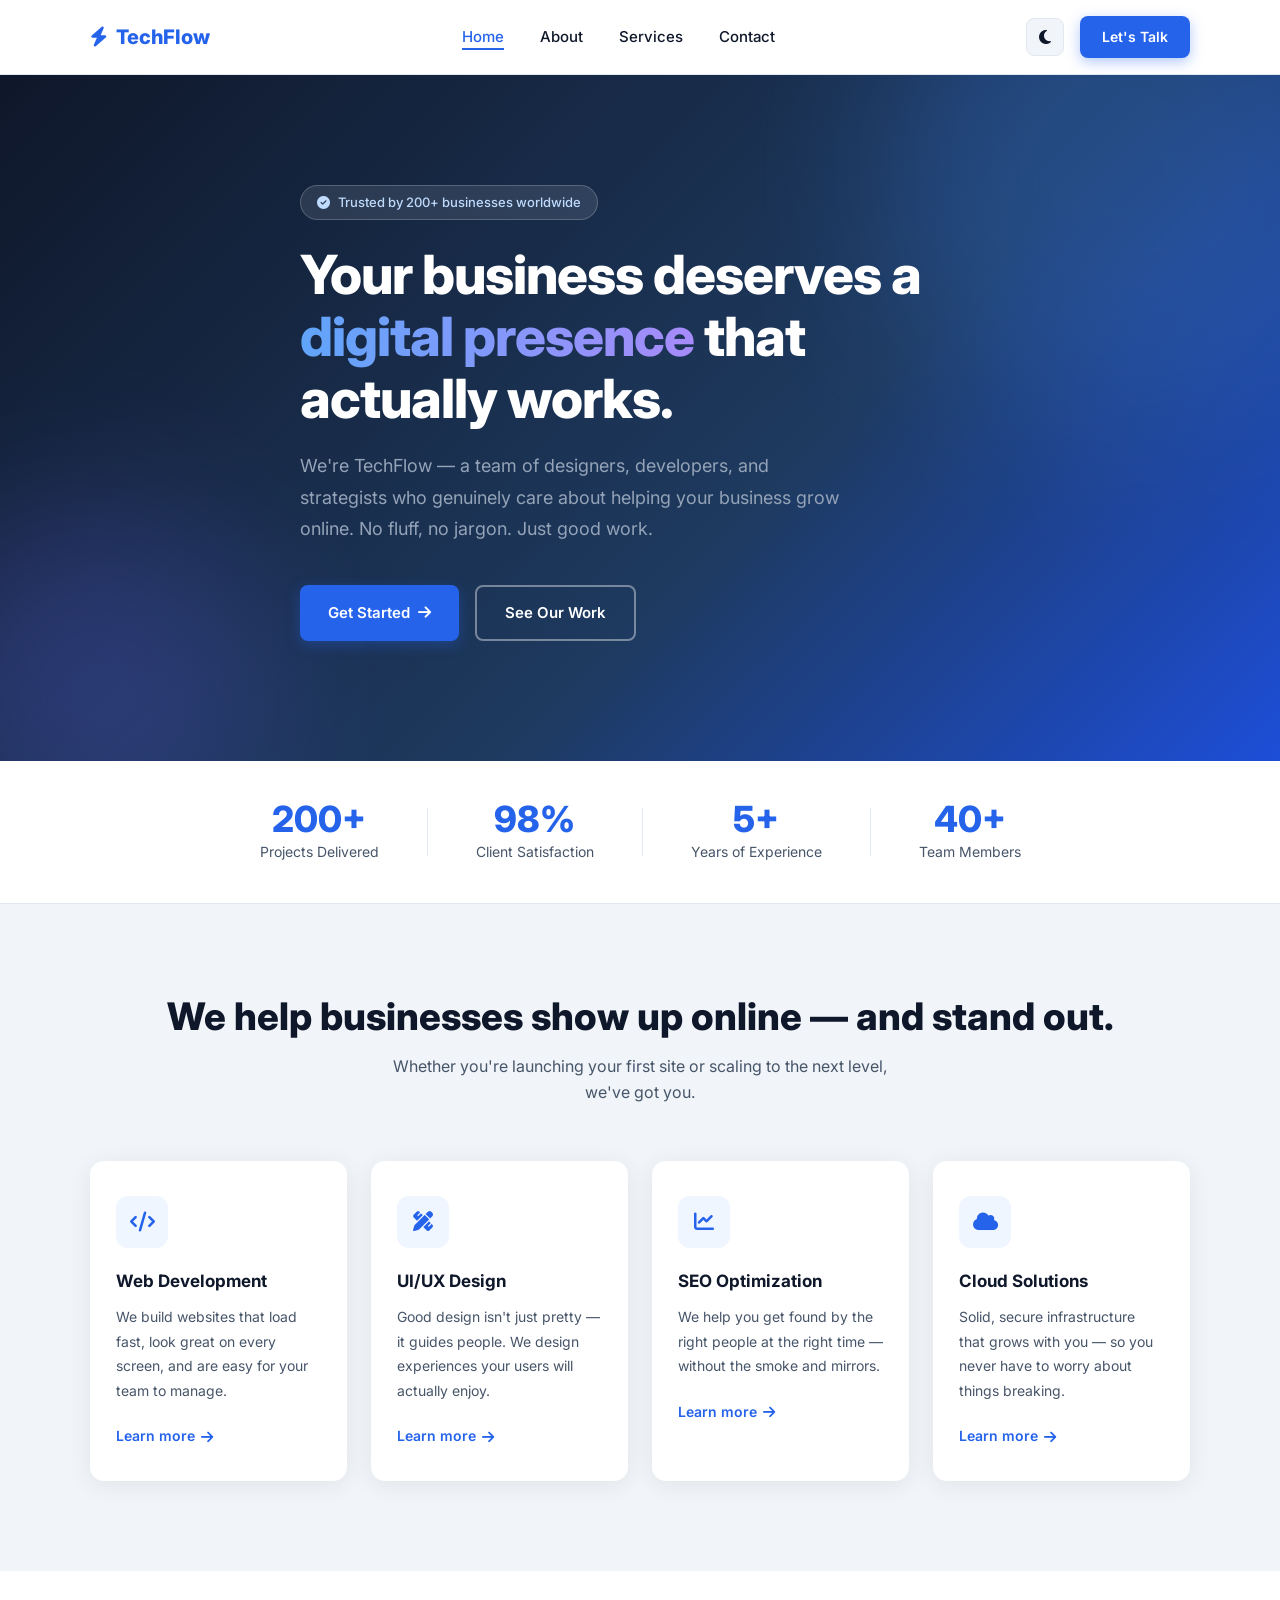
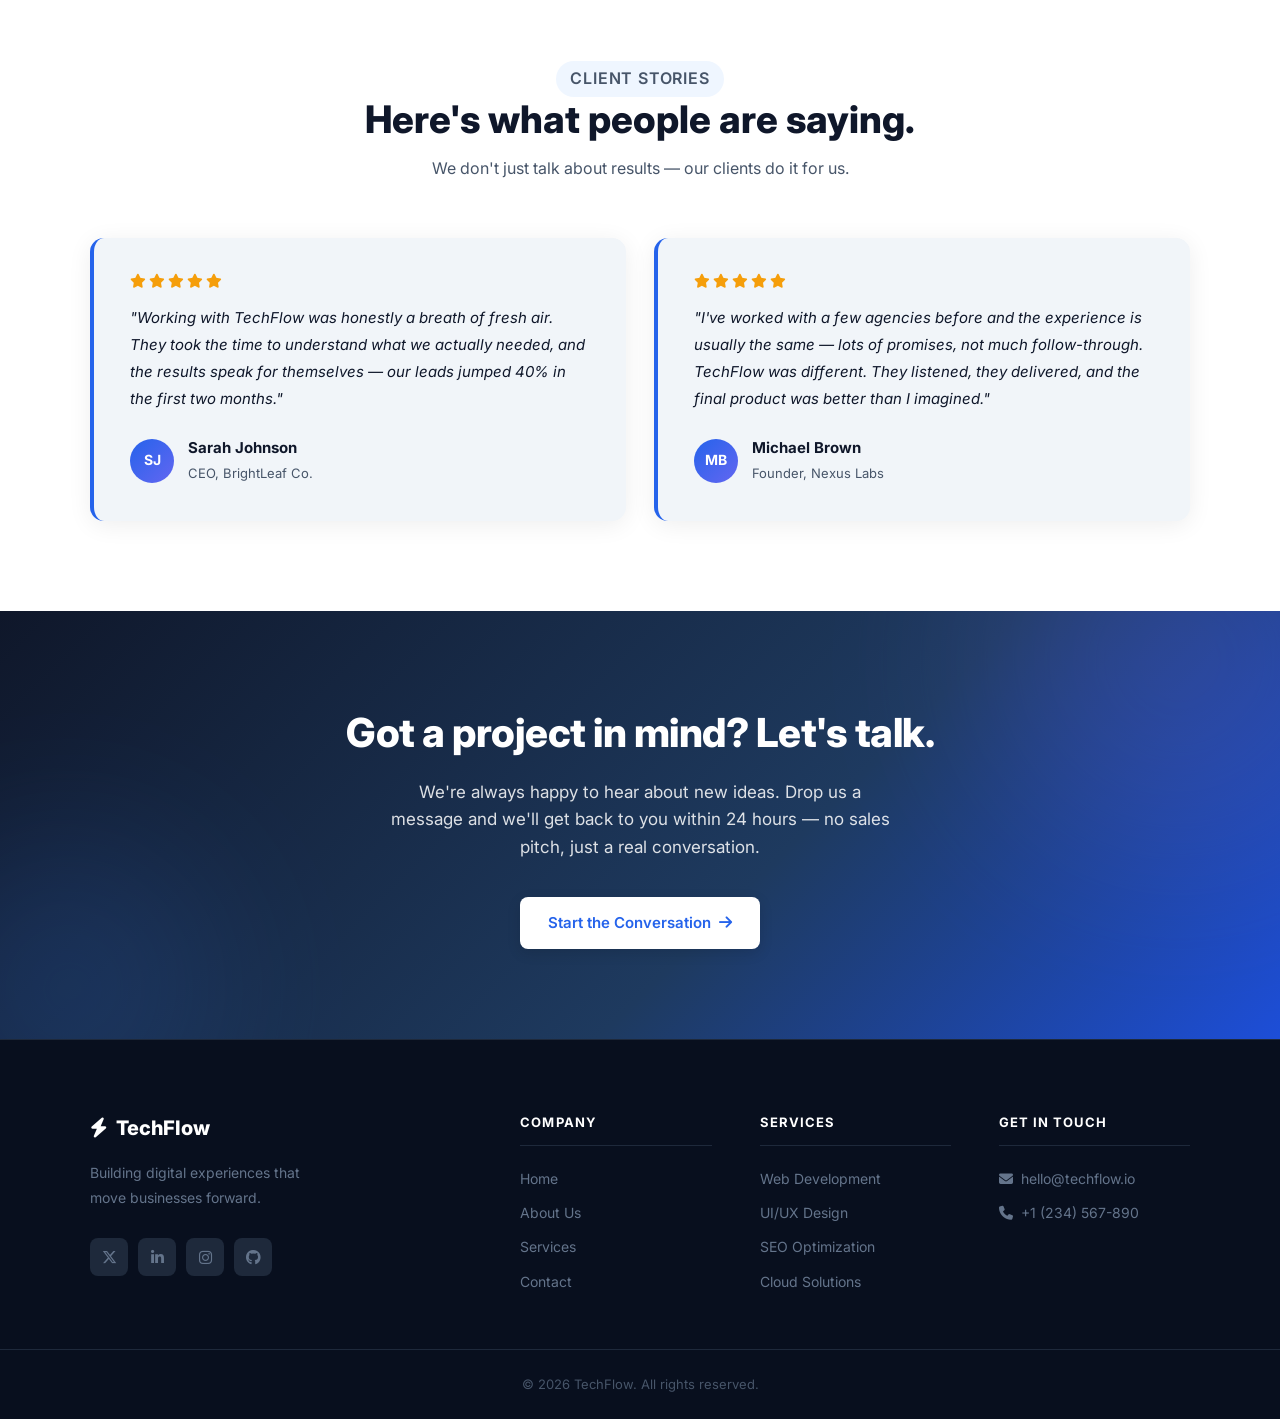
<file: index.html>
<!DOCTYPE html>
<html lang="en">
<head>
  <meta charset="UTF-8" />
  <meta name="viewport" content="width=device-width, initial-scale=1.0" />
  <title>TechFlow - Digital Agency</title>

  <!-- Google Fonts: Inter -->
  <link rel="preconnect" href="https://fonts.googleapis.com" />
  <link href="https://fonts.googleapis.com/css2?family=Inter:wght@400;500;600;700;800&display=swap" rel="stylesheet" />

  <!-- Font Awesome for icons -->
  <link rel="stylesheet" href="https://cdnjs.cloudflare.com/ajax/libs/font-awesome/6.5.0/css/all.min.css" />

  <link rel="stylesheet" href="css/style.css" />
</head>

<body>

  <!-- ===== LOADING SCREEN ===== -->
  <div class="loader" id="loader">
    <div class="loader-logo">
      <i class="fa-solid fa-bolt"></i> TechFlow
    </div>
    <div class="loader-dots">
      <span></span>
      <span></span>
      <span></span>
    </div>
  </div>

  <!-- ===== HEADER / NAVBAR ===== -->
  <header id="header">
    <nav class="navbar container">

      <!-- Logo -->
      <a href="index.html" class="logo">
        <i class="fa-solid fa-bolt"></i> TechFlow
      </a>

      <!-- Desktop nav links -->
      <ul class="nav-links" id="navLinks">
        <li><a href="index.html" class="active">Home</a></li>
        <li><a href="about.html">About</a></li>
        <li><a href="services.html">Services</a></li>
        <li><a href="contact.html">Contact</a></li>
      </ul>

      <!-- Right side: CTA button + hamburger -->
      <div class="nav-right">
        <button class="theme-toggle" id="themeToggle" aria-label="Toggle dark mode">
          <i class="fa-solid fa-moon" id="themeIcon"></i>
        </button>
        <a href="contact.html" class="btn btn-nav">Let's Talk</a>
        <button class="hamburger" id="hamburger" aria-label="Toggle menu">
          <i class="fa-solid fa-bars" id="hamburgerIcon"></i>
        </button>
      </div>

    </nav>
  </header>


  <!-- ===== HERO SECTION ===== -->
  <section class="hero">

    <!-- Decorative background blobs -->
    <div class="hero-blob blob-1"></div>
    <div class="hero-blob blob-2"></div>

    <div class="container hero-content">

      <!-- Small label above heading -->
      <div class="hero-tag">
        <i class="fa-solid fa-circle-check"></i> Trusted by 200+ businesses worldwide
      </div>

      <h1>Your business deserves a <span>digital presence</span> that actually works.</h1>

      <p>
        We're TechFlow — a team of designers, developers, and strategists who genuinely 
        care about helping your business grow online. No fluff, no jargon. Just good work.
      </p>

      <!-- Two buttons side by side -->
      <div class="hero-buttons">
        <a href="contact.html" class="btn">Get Started <i class="fa-solid fa-arrow-right"></i></a>
        <a href="services.html" class="btn btn-outline">See Our Work</a>
      </div>

    </div>
  </section>


  <!-- ===== STATS BAR ===== -->
  <section class="stats-bar">
    <div class="container stats-grid">

      <div class="stat-item reveal">
        <strong>200+</strong>
        <span>Projects Delivered</span>
      </div>

      <div class="stat-divider"></div>

      <div class="stat-item reveal">
        <strong>98%</strong>
        <span>Client Satisfaction</span>
      </div>

      <div class="stat-divider"></div>

      <div class="stat-item reveal">
        <strong>5+</strong>
        <span>Years of Experience</span>
      </div>

      <div class="stat-divider"></div>

      <div class="stat-item reveal">
        <strong>40+</strong>
        <span>Team Members</span>
      </div>

    </div>
  </section>


  <!-- ===== WHAT WE DO SECTION ===== -->
  <section class="services">
    <div class="container">

      <div class="section-title reveal">
        <h2>We help businesses show up online — and stand out.</h2>
        <p>Whether you're launching your first site or scaling to the next level, we've got you.</p>
      </div>

      <div class="cards-grid">

        <div class="card reveal">
          <div class="card-icon"><i class="fa-solid fa-code"></i></div>
          <h3>Web Development</h3>
          <p>We build websites that load fast, look great on every screen, and are easy for your team to manage.</p>
          <a href="services.html" class="card-link">Learn more <i class="fa-solid fa-arrow-right"></i></a>
        </div>

        <div class="card reveal">
          <div class="card-icon"><i class="fa-solid fa-pen-ruler"></i></div>
          <h3>UI/UX Design</h3>
          <p>Good design isn't just pretty — it guides people. We design experiences your users will actually enjoy.</p>
          <a href="services.html" class="card-link">Learn more <i class="fa-solid fa-arrow-right"></i></a>
        </div>

        <div class="card reveal">
          <div class="card-icon"><i class="fa-solid fa-chart-line"></i></div>
          <h3>SEO Optimization</h3>
          <p>We help you get found by the right people at the right time — without the smoke and mirrors.</p>
          <a href="services.html" class="card-link">Learn more <i class="fa-solid fa-arrow-right"></i></a>
        </div>

        <div class="card reveal">
          <div class="card-icon"><i class="fa-solid fa-cloud"></i></div>
          <h3>Cloud Solutions</h3>
          <p>Solid, secure infrastructure that grows with you — so you never have to worry about things breaking.</p>
          <a href="services.html" class="card-link">Learn more <i class="fa-solid fa-arrow-right"></i></a>
        </div>

      </div>

    </div>
  </section>


  <!-- ===== TESTIMONIALS SECTION ===== -->
  <section class="testimonials">
    <div class="container">

      <div class="section-title reveal">
        <p class="section-label">Client Stories</p>
        <h2>Here's what people are saying.</h2>
        <p>We don't just talk about results — our clients do it for us.</p>
      </div>

      <div class="testimonials-grid">

        <div class="testimonial-card reveal">
          <!-- Star rating -->
          <div class="stars">
            <i class="fa-solid fa-star"></i>
            <i class="fa-solid fa-star"></i>
            <i class="fa-solid fa-star"></i>
            <i class="fa-solid fa-star"></i>
            <i class="fa-solid fa-star"></i>
          </div>
          <p>"Working with TechFlow was honestly a breath of fresh air. They took the time to understand what we actually needed, and the results speak for themselves — our leads jumped 40% in the first two months."</p>
          <!-- Author info -->
          <div class="testimonial-author">
            <div class="author-avatar">SJ</div>
            <div>
              <strong>Sarah Johnson</strong>
              <span>CEO, BrightLeaf Co.</span>
            </div>
          </div>
        </div>

        <div class="testimonial-card reveal">
          <div class="stars">
            <i class="fa-solid fa-star"></i>
            <i class="fa-solid fa-star"></i>
            <i class="fa-solid fa-star"></i>
            <i class="fa-solid fa-star"></i>
            <i class="fa-solid fa-star"></i>
          </div>
          <p>"I've worked with a few agencies before and the experience is usually the same — lots of promises, not much follow-through. TechFlow was different. They listened, they delivered, and the final product was better than I imagined."</p>
          <div class="testimonial-author">
            <div class="author-avatar">MB</div>
            <div>
              <strong>Michael Brown</strong>
              <span>Founder, Nexus Labs</span>
            </div>
          </div>
        </div>

      </div>

    </div>
  </section>


  <section class="cta">
    <div class="container cta-content">
      <h2>Got a project in mind? Let's talk.</h2>
      <p>We're always happy to hear about new ideas. Drop us a message and we'll get back to you within 24 hours — no sales pitch, just a real conversation.</p>
      <a href="contact.html" class="btn btn-white">Start the Conversation <i class="fa-solid fa-arrow-right"></i></a>
    </div>
  </section>


  <!-- ===== FOOTER ===== -->
  <footer>
    <div class="container footer-top">

      <!-- Brand column -->
      <div class="footer-brand">
        <a href="index.html" class="logo logo-white">
          <i class="fa-solid fa-bolt"></i> TechFlow
        </a>
        <p>Building digital experiences that move businesses forward.</p>
        <!-- Social icons -->
        <div class="social-icons">
          <a href="#" aria-label="Twitter"><i class="fa-brands fa-x-twitter"></i></a>
          <a href="#" aria-label="LinkedIn"><i class="fa-brands fa-linkedin-in"></i></a>
          <a href="#" aria-label="Instagram"><i class="fa-brands fa-instagram"></i></a>
          <a href="#" aria-label="GitHub"><i class="fa-brands fa-github"></i></a>
        </div>
      </div>

      <!-- Quick links column -->
      <div class="footer-col">
        <h4>Company</h4>
        <ul class="footer-links">
          <li><a href="index.html">Home</a></li>
          <li><a href="about.html">About Us</a></li>
          <li><a href="services.html">Services</a></li>
          <li><a href="contact.html">Contact</a></li>
        </ul>
      </div>

      <!-- Services column -->
      <div class="footer-col">
        <h4>Services</h4>
        <ul class="footer-links">
          <li><a href="services.html">Web Development</a></li>
          <li><a href="services.html">UI/UX Design</a></li>
          <li><a href="services.html">SEO Optimization</a></li>
          <li><a href="services.html">Cloud Solutions</a></li>
        </ul>
      </div>

      <!-- Contact column -->
      <div class="footer-col">
        <h4>Get in Touch</h4>
        <ul class="footer-links">
          <li><a href="mailto:hello@techflow.io"><i class="fa-solid fa-envelope"></i> hello@techflow.io</a></li>
          <li><a href="tel:+1234567890"><i class="fa-solid fa-phone"></i> +1 (234) 567-890</a></li>
        </ul>
      </div>

    </div>

    <!-- Bottom bar -->
    <div class="footer-bottom">
      <div class="container">
        <p>© 2026 TechFlow. All rights reserved.</p>
      </div>
    </div>
  </footer>


  <script src="js/main.js"></script>
</body>
</html>
</file>
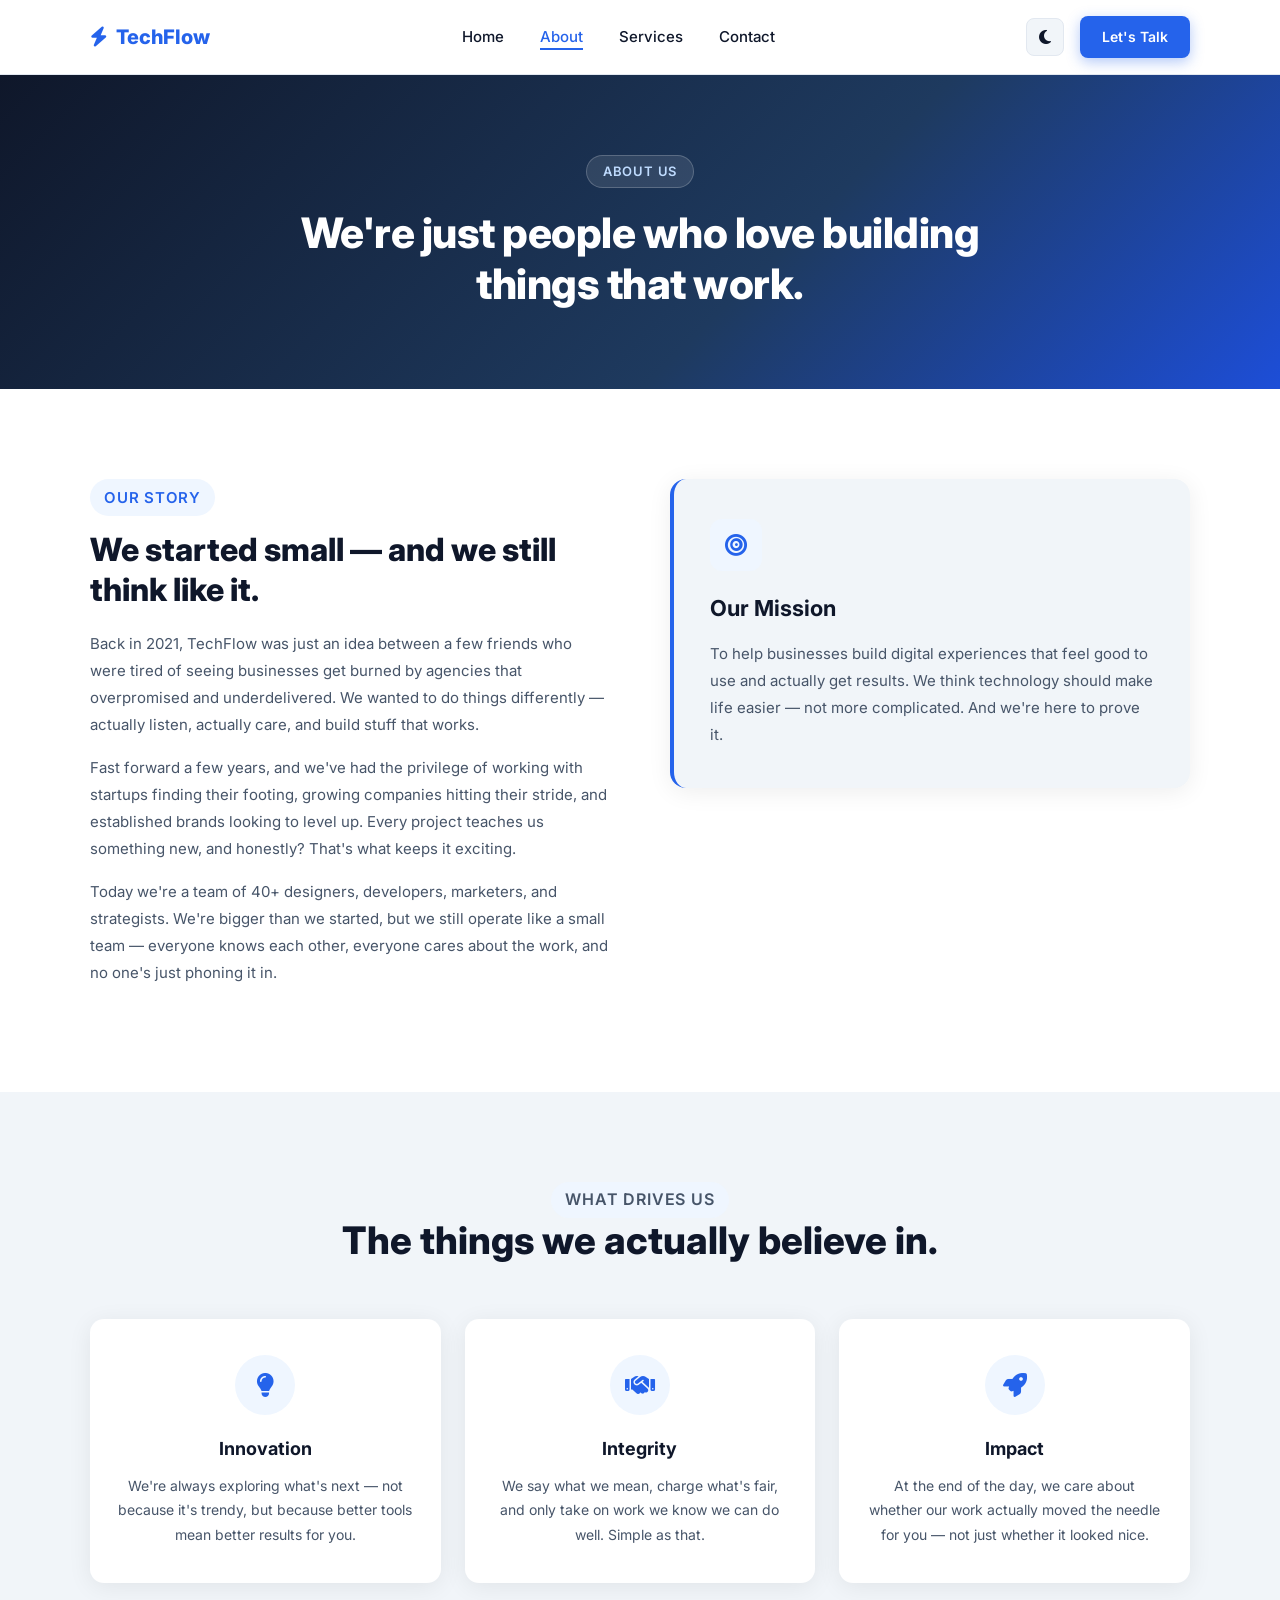
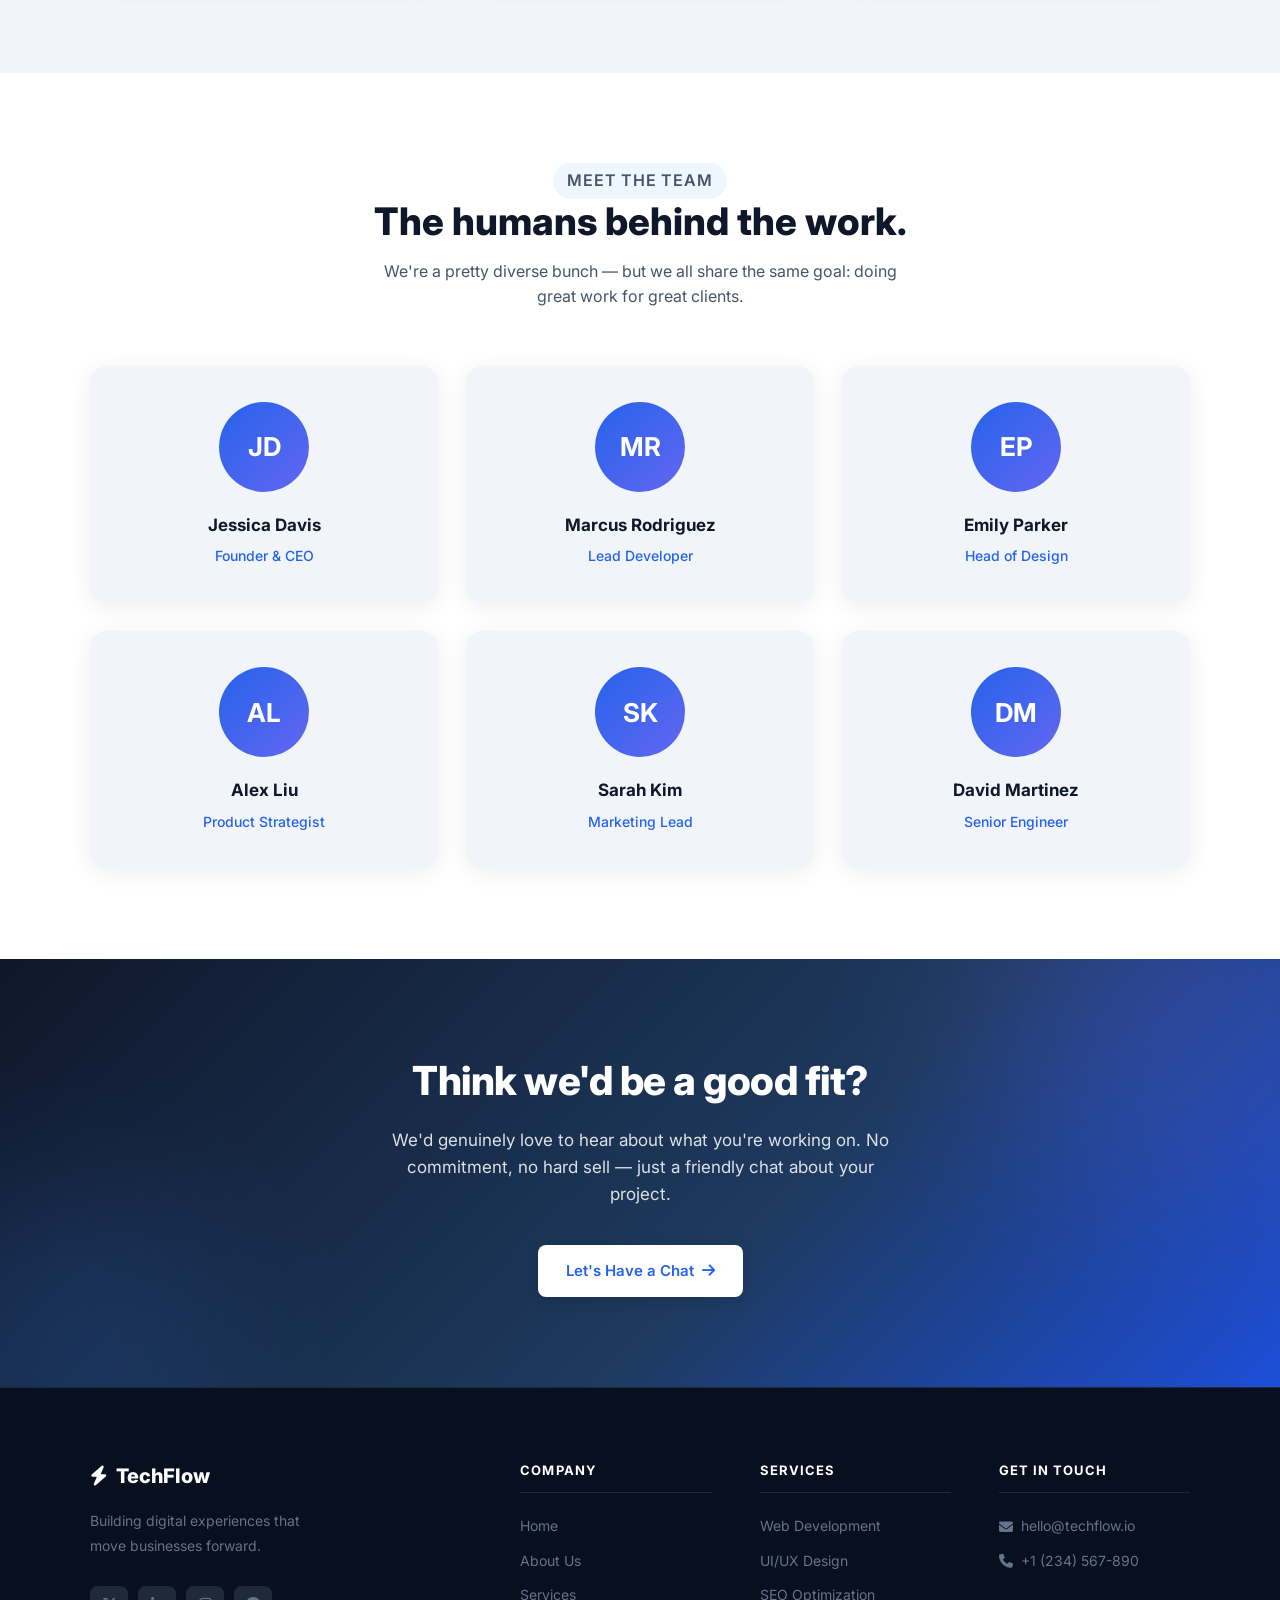
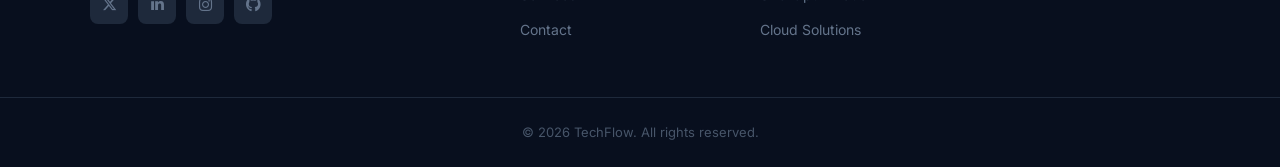
<file: about.html>
<!DOCTYPE html>
<html lang="en">
<head>
  <meta charset="UTF-8" />
  <meta name="viewport" content="width=device-width, initial-scale=1.0" />
  <title>About Us - TechFlow</title>

  <!-- Google Fonts: Inter -->
  <link rel="preconnect" href="https://fonts.googleapis.com" />
  <link href="https://fonts.googleapis.com/css2?family=Inter:wght@400;500;600;700;800&display=swap" rel="stylesheet" />

  <!-- Font Awesome for icons -->
  <link rel="stylesheet" href="https://cdnjs.cloudflare.com/ajax/libs/font-awesome/6.5.0/css/all.min.css" />

  <link rel="stylesheet" href="css/style.css" />
</head>

<body>

  <!-- ===== LOADING SCREEN ===== -->
  <div class="loader" id="loader">
    <div class="loader-logo">
      <i class="fa-solid fa-bolt"></i> TechFlow
    </div>
    <div class="loader-dots">
      <span></span>
      <span></span>
      <span></span>
    </div>
  </div>

  <!-- ===== HEADER / NAVBAR ===== -->
  <header id="header">
    <nav class="navbar container">

      <!-- Logo -->
      <a href="index.html" class="logo">
        <i class="fa-solid fa-bolt"></i> TechFlow
      </a>

      <!-- Desktop nav links -->
      <ul class="nav-links" id="navLinks">
        <li><a href="index.html">Home</a></li>
        <li><a href="about.html" class="active">About</a></li>
        <li><a href="services.html">Services</a></li>
        <li><a href="contact.html">Contact</a></li>
      </ul>

      <!-- Right side: CTA button + hamburger -->
      <div class="nav-right">
        <button class="theme-toggle" id="themeToggle" aria-label="Toggle dark mode">
          <i class="fa-solid fa-moon" id="themeIcon"></i>
        </button>
        <a href="contact.html" class="btn btn-nav">Let's Talk</a>
        <button class="hamburger" id="hamburger" aria-label="Toggle menu">
          <i class="fa-solid fa-bars" id="hamburgerIcon"></i>
        </button>
      </div>

    </nav>
  </header>


  <section class="page-hero">
    <div class="container">
      <p class="page-hero-label">About Us</p>
      <h1>We're just people who love building things that work.</h1>
    </div>
  </section>


  <!-- ===== STORY & MISSION ===== -->
  <section class="about-story">
    <div class="container story-grid">

      <div class="story-content">
        <p class="section-label">Our Story</p>
        <h2>We started small — and we still think like it.</h2>
        <p>
          Back in 2021, TechFlow was just an idea between a few friends who were tired of seeing businesses 
          get burned by agencies that overpromised and underdelivered. We wanted to do things differently — 
          actually listen, actually care, and build stuff that works.
        </p>
        <p>
          Fast forward a few years, and we've had the privilege of working with startups finding their footing, 
          growing companies hitting their stride, and established brands looking to level up. Every project teaches 
          us something new, and honestly? That's what keeps it exciting.
        </p>
        <p>
          Today we're a team of 40+ designers, developers, marketers, and strategists. We're bigger than we started, 
          but we still operate like a small team — everyone knows each other, everyone cares about the work, and 
          no one's just phoning it in.
        </p>
      </div>

      <div class="mission-card">
        <div class="mission-icon">
          <i class="fa-solid fa-bullseye"></i>
        </div>
        <h3>Our Mission</h3>
        <p>
          To help businesses build digital experiences that feel good to use and actually get results. 
          We think technology should make life easier — not more complicated. And we're here to prove it.
        </p>
      </div>

    </div>
  </section>


  <!-- ===== VALUES ===== -->
  <section class="values">
    <div class="container">

      <div class="section-title reveal">
        <p class="section-label">What Drives Us</p>
        <h2>The things we actually believe in.</h2>
      </div>

      <div class="values-grid">

        <div class="value-card reveal">
          <div class="value-icon">
            <i class="fa-solid fa-lightbulb"></i>
          </div>
          <h3>Innovation</h3>
          <p>We're always exploring what's next — not because it's trendy, but because better tools mean better results for you.</p>
        </div>

        <div class="value-card reveal">
          <div class="value-icon">
            <i class="fa-solid fa-handshake"></i>
          </div>
          <h3>Integrity</h3>
          <p>We say what we mean, charge what's fair, and only take on work we know we can do well. Simple as that.</p>
        </div>

        <div class="value-card reveal">
          <div class="value-icon">
            <i class="fa-solid fa-rocket"></i>
          </div>
          <h3>Impact</h3>
          <p>At the end of the day, we care about whether our work actually moved the needle for you — not just whether it looked nice.</p>
        </div>

      </div>

    </div>
  </section>


  <!-- ===== TEAM MEMBERS ===== -->
  <section class="team">
    <div class="container">

      <div class="section-title reveal">
        <p class="section-label">Meet the Team</p>
        <h2>The humans behind the work.</h2>
        <p>We're a pretty diverse bunch — but we all share the same goal: doing great work for great clients.</p>
      </div>

      <div class="team-grid">

        <div class="team-card reveal">
          <div class="team-photo">JD</div>
          <h3>Jessica Davis</h3>
          <p>Founder & CEO</p>
        </div>

        <div class="team-card reveal">
          <div class="team-photo">MR</div>
          <h3>Marcus Rodriguez</h3>
          <p>Lead Developer</p>
        </div>

        <div class="team-card reveal">
          <div class="team-photo">EP</div>
          <h3>Emily Parker</h3>
          <p>Head of Design</p>
        </div>

        <div class="team-card reveal">
          <div class="team-photo">AL</div>
          <h3>Alex Liu</h3>
          <p>Product Strategist</p>
        </div>

        <div class="team-card reveal">
          <div class="team-photo">SK</div>
          <h3>Sarah Kim</h3>
          <p>Marketing Lead</p>
        </div>

        <div class="team-card reveal">
          <div class="team-photo">DM</div>
          <h3>David Martinez</h3>
          <p>Senior Engineer</p>
        </div>

      </div>

    </div>
  </section>


  <section class="cta">
    <div class="container cta-content">
      <h2>Think we'd be a good fit?</h2>
      <p>We'd genuinely love to hear about what you're working on. No commitment, no hard sell — just a friendly chat about your project.</p>
      <a href="contact.html" class="btn btn-white">Let's Have a Chat <i class="fa-solid fa-arrow-right"></i></a>
    </div>
  </section>


  <!-- ===== FOOTER ===== -->
  <footer>
    <div class="container footer-top">

      <!-- Brand column -->
      <div class="footer-brand">
        <a href="index.html" class="logo logo-white">
          <i class="fa-solid fa-bolt"></i> TechFlow
        </a>
        <p>Building digital experiences that move businesses forward.</p>
        <!-- Social icons -->
        <div class="social-icons">
          <a href="#" aria-label="Twitter"><i class="fa-brands fa-x-twitter"></i></a>
          <a href="#" aria-label="LinkedIn"><i class="fa-brands fa-linkedin-in"></i></a>
          <a href="#" aria-label="Instagram"><i class="fa-brands fa-instagram"></i></a>
          <a href="#" aria-label="GitHub"><i class="fa-brands fa-github"></i></a>
        </div>
      </div>

      <!-- Quick links column -->
      <div class="footer-col">
        <h4>Company</h4>
        <ul class="footer-links">
          <li><a href="index.html">Home</a></li>
          <li><a href="about.html">About Us</a></li>
          <li><a href="services.html">Services</a></li>
          <li><a href="contact.html">Contact</a></li>
        </ul>
      </div>

      <!-- Services column -->
      <div class="footer-col">
        <h4>Services</h4>
        <ul class="footer-links">
          <li><a href="services.html">Web Development</a></li>
          <li><a href="services.html">UI/UX Design</a></li>
          <li><a href="services.html">SEO Optimization</a></li>
          <li><a href="services.html">Cloud Solutions</a></li>
        </ul>
      </div>

      <!-- Contact column -->
      <div class="footer-col">
        <h4>Get in Touch</h4>
        <ul class="footer-links">
          <li><a href="mailto:hello@techflow.io"><i class="fa-solid fa-envelope"></i> hello@techflow.io</a></li>
          <li><a href="tel:+1234567890"><i class="fa-solid fa-phone"></i> +1 (234) 567-890</a></li>
        </ul>
      </div>

    </div>

    <!-- Bottom bar -->
    <div class="footer-bottom">
      <div class="container">
        <p>© 2026 TechFlow. All rights reserved.</p>
      </div>
    </div>
  </footer>


  <script src="js/main.js"></script>
</body>
</html>
</file>
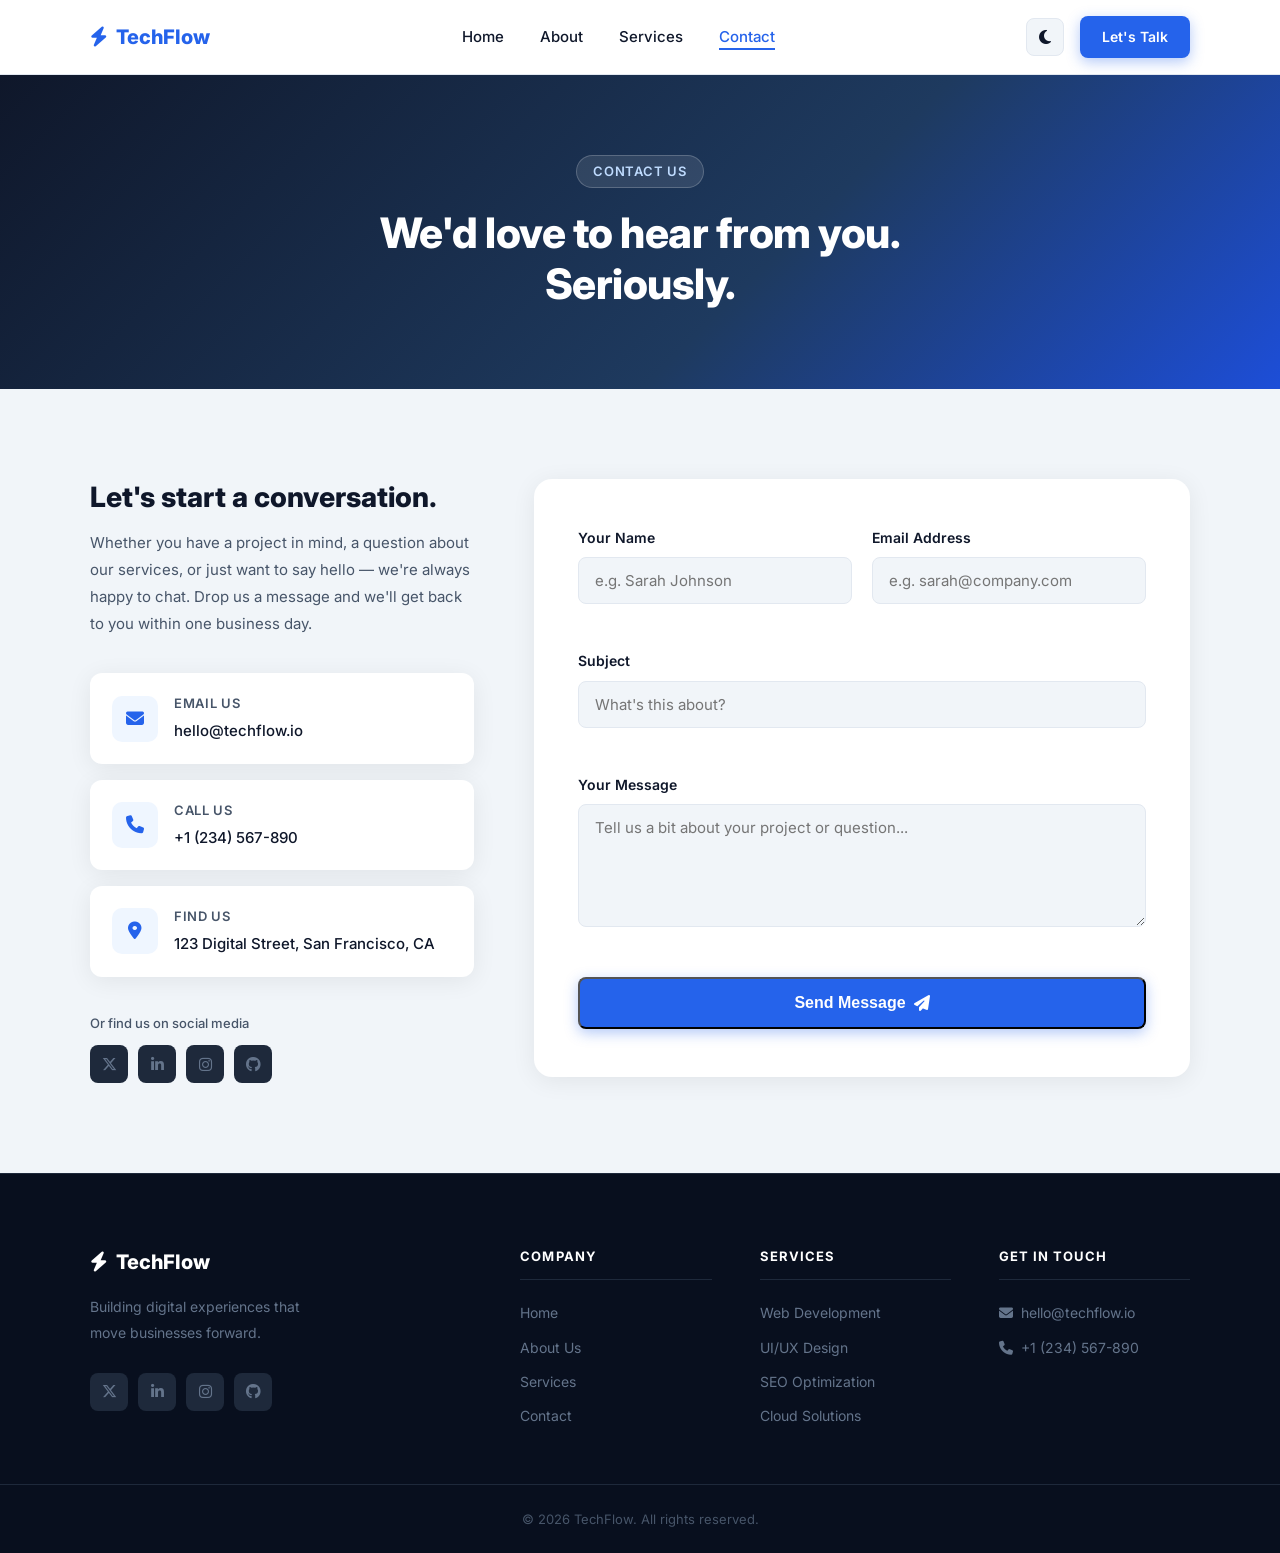
<file: contact.html>
<!DOCTYPE html>
<html lang="en">
<head>
  <meta charset="UTF-8" />
  <meta name="viewport" content="width=device-width, initial-scale=1.0" />
  <title>Contact - TechFlow</title>

  <!-- Google Fonts: Inter -->
  <link rel="preconnect" href="https://fonts.googleapis.com" />
  <link href="https://fonts.googleapis.com/css2?family=Inter:wght@400;500;600;700;800&display=swap" rel="stylesheet" />

  <!-- Font Awesome for icons -->
  <link rel="stylesheet" href="https://cdnjs.cloudflare.com/ajax/libs/font-awesome/6.5.0/css/all.min.css" />

  <link rel="stylesheet" href="css/style.css" />
</head>

<body>

  <!-- ===== LOADING SCREEN ===== -->
  <div class="loader" id="loader">
    <div class="loader-logo">
      <i class="fa-solid fa-bolt"></i> TechFlow
    </div>
    <div class="loader-dots">
      <span></span>
      <span></span>
      <span></span>
    </div>
  </div>

  <!-- ===== HEADER / NAVBAR ===== -->
  <header id="header">
    <nav class="navbar container">

      <a href="index.html" class="logo">
        <i class="fa-solid fa-bolt"></i> TechFlow
      </a>

      <ul class="nav-links" id="navLinks">
        <li><a href="index.html">Home</a></li>
        <li><a href="about.html">About</a></li>
        <li><a href="services.html">Services</a></li>
        <li><a href="contact.html" class="active">Contact</a></li>
      </ul>

      <div class="nav-right">
        <button class="theme-toggle" id="themeToggle" aria-label="Toggle dark mode">
          <i class="fa-solid fa-moon" id="themeIcon"></i>
        </button>
        <a href="contact.html" class="btn btn-nav">Let's Talk</a>
        <button class="hamburger" id="hamburger" aria-label="Toggle menu">
          <i class="fa-solid fa-bars" id="hamburgerIcon"></i>
        </button>
      </div>

    </nav>
  </header>


  <!-- ===== PAGE HERO ===== -->
  <section class="page-hero">
    <div class="container">
      <p class="page-hero-label">Contact Us</p>
      <h1>We'd love to hear from you. Seriously.</h1>
    </div>
  </section>


  <!-- ===== CONTACT SECTION ===== -->
  <section class="contact-section">
    <div class="container contact-grid">

      <!-- ===== LEFT: Info + Social ===== -->
      <div class="contact-info">

        <h2>Let's start a conversation.</h2>
        <p>
          Whether you have a project in mind, a question about our services, or just want 
          to say hello — we're always happy to chat. Drop us a message and we'll get back 
          to you within one business day.
        </p>

        <!-- Info cards -->
        <div class="info-cards">

          <div class="info-card reveal">
            <div class="info-icon"><i class="fa-solid fa-envelope"></i></div>
            <div>
              <h4>Email us</h4>
              <a href="mailto:hello@techflow.io">hello@techflow.io</a>
            </div>
          </div>

          <div class="info-card reveal">
            <div class="info-icon"><i class="fa-solid fa-phone"></i></div>
            <div>
              <h4>Call us</h4>
              <a href="tel:+1234567890">+1 (234) 567-890</a>
            </div>
          </div>

          <div class="info-card reveal">
            <div class="info-icon"><i class="fa-solid fa-location-dot"></i></div>
            <div>
              <h4>Find us</h4>
              <span>123 Digital Street, San Francisco, CA</span>
            </div>
          </div>

        </div>

        <!-- Social icons -->
        <div class="contact-social">
          <p>Or find us on social media</p>
          <div class="social-icons">
            <a href="#" aria-label="Twitter"><i class="fa-brands fa-x-twitter"></i></a>
            <a href="#" aria-label="LinkedIn"><i class="fa-brands fa-linkedin-in"></i></a>
            <a href="#" aria-label="Instagram"><i class="fa-brands fa-instagram"></i></a>
            <a href="#" aria-label="GitHub"><i class="fa-brands fa-github"></i></a>
          </div>
        </div>

      </div>


      <!-- ===== RIGHT: Contact Form ===== -->
      <div class="contact-form-wrap">

        <!-- Success message — hidden by default, shown by JS after submit -->
        <div class="form-success" id="formSuccess">
          <div class="success-icon"><i class="fa-solid fa-circle-check"></i></div>
          <h3>Message sent!</h3>
          <p>Thanks for reaching out. We'll get back to you within one business day.</p>
        </div>

        <!-- The form itself -->
        <form class="contact-form" id="contactForm" novalidate>

          <!-- Name + Email side by side -->
          <div class="form-row">

            <div class="form-group">
              <label for="name">Your Name</label>
              <input type="text" id="name" name="name" placeholder="e.g. Sarah Johnson" />
              <!-- Error message shown by JS if field is empty -->
              <span class="error-msg" id="nameError"></span>
            </div>

            <div class="form-group">
              <label for="email">Email Address</label>
              <input type="email" id="email" name="email" placeholder="e.g. sarah@company.com" />
              <span class="error-msg" id="emailError"></span>
            </div>

          </div>

          <!-- Subject -->
          <div class="form-group">
            <label for="subject">Subject</label>
            <input type="text" id="subject" name="subject" placeholder="What's this about?" />
            <span class="error-msg" id="subjectError"></span>
          </div>

          <!-- Message -->
          <div class="form-group">
            <label for="message">Your Message</label>
            <textarea id="message" name="message" rows="5" placeholder="Tell us a bit about your project or question..."></textarea>
            <span class="error-msg" id="messageError"></span>
          </div>

          <button type="submit" class="btn btn-submit">
            Send Message <i class="fa-solid fa-paper-plane"></i>
          </button>

        </form>

      </div>

    </div>
  </section>


  <!-- ===== FOOTER ===== -->
  <footer>
    <div class="container footer-top">

      <div class="footer-brand">
        <a href="index.html" class="logo logo-white">
          <i class="fa-solid fa-bolt"></i> TechFlow
        </a>
        <p>Building digital experiences that move businesses forward.</p>
        <div class="social-icons">
          <a href="#" aria-label="Twitter"><i class="fa-brands fa-x-twitter"></i></a>
          <a href="#" aria-label="LinkedIn"><i class="fa-brands fa-linkedin-in"></i></a>
          <a href="#" aria-label="Instagram"><i class="fa-brands fa-instagram"></i></a>
          <a href="#" aria-label="GitHub"><i class="fa-brands fa-github"></i></a>
        </div>
      </div>

      <div class="footer-col">
        <h4>Company</h4>
        <ul class="footer-links">
          <li><a href="index.html">Home</a></li>
          <li><a href="about.html">About Us</a></li>
          <li><a href="services.html">Services</a></li>
          <li><a href="contact.html">Contact</a></li>
        </ul>
      </div>

      <div class="footer-col">
        <h4>Services</h4>
        <ul class="footer-links">
          <li><a href="services.html">Web Development</a></li>
          <li><a href="services.html">UI/UX Design</a></li>
          <li><a href="services.html">SEO Optimization</a></li>
          <li><a href="services.html">Cloud Solutions</a></li>
        </ul>
      </div>

      <div class="footer-col">
        <h4>Get in Touch</h4>
        <ul class="footer-links">
          <li><a href="mailto:hello@techflow.io"><i class="fa-solid fa-envelope"></i> hello@techflow.io</a></li>
          <li><a href="tel:+1234567890"><i class="fa-solid fa-phone"></i> +1 (234) 567-890</a></li>
        </ul>
      </div>

    </div>

    <div class="footer-bottom">
      <div class="container">
        <p>© 2026 TechFlow. All rights reserved.</p>
      </div>
    </div>
  </footer>


  <script src="js/main.js"></script>
</body>
</html>
</file>
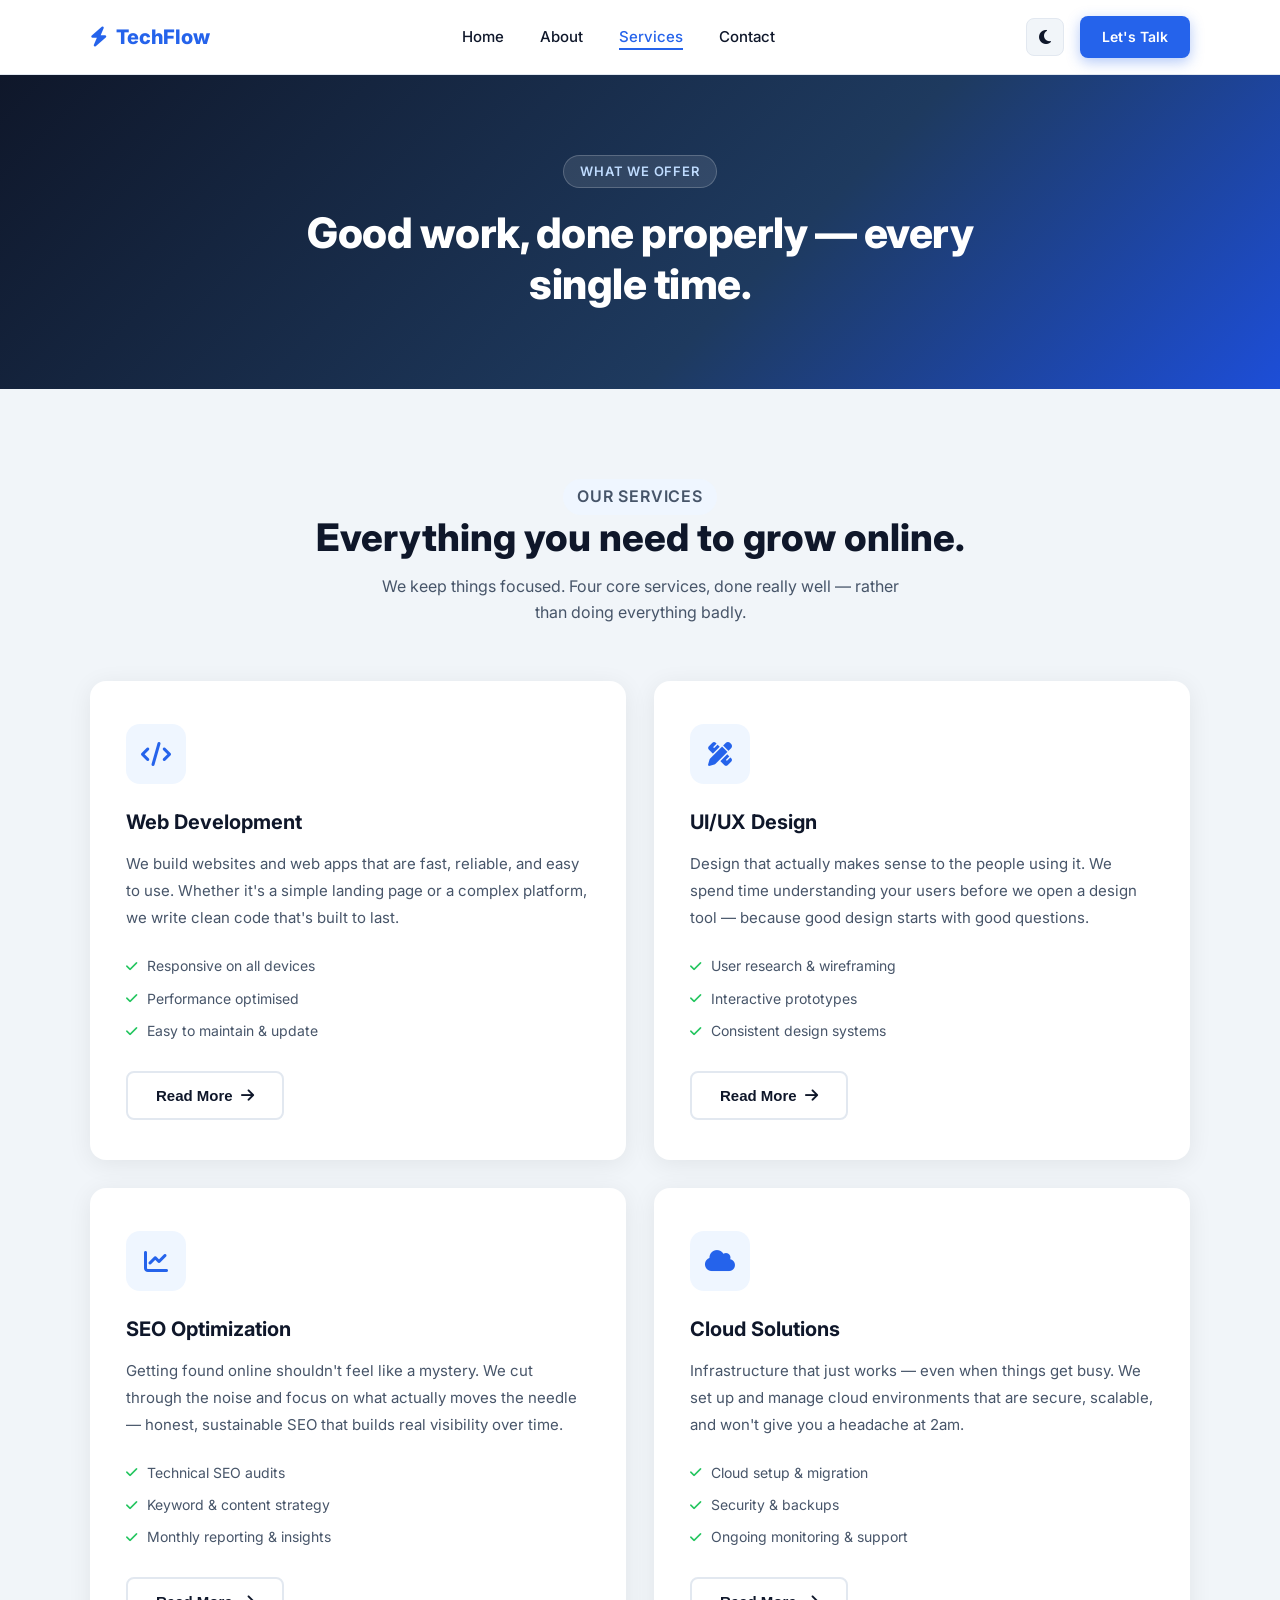
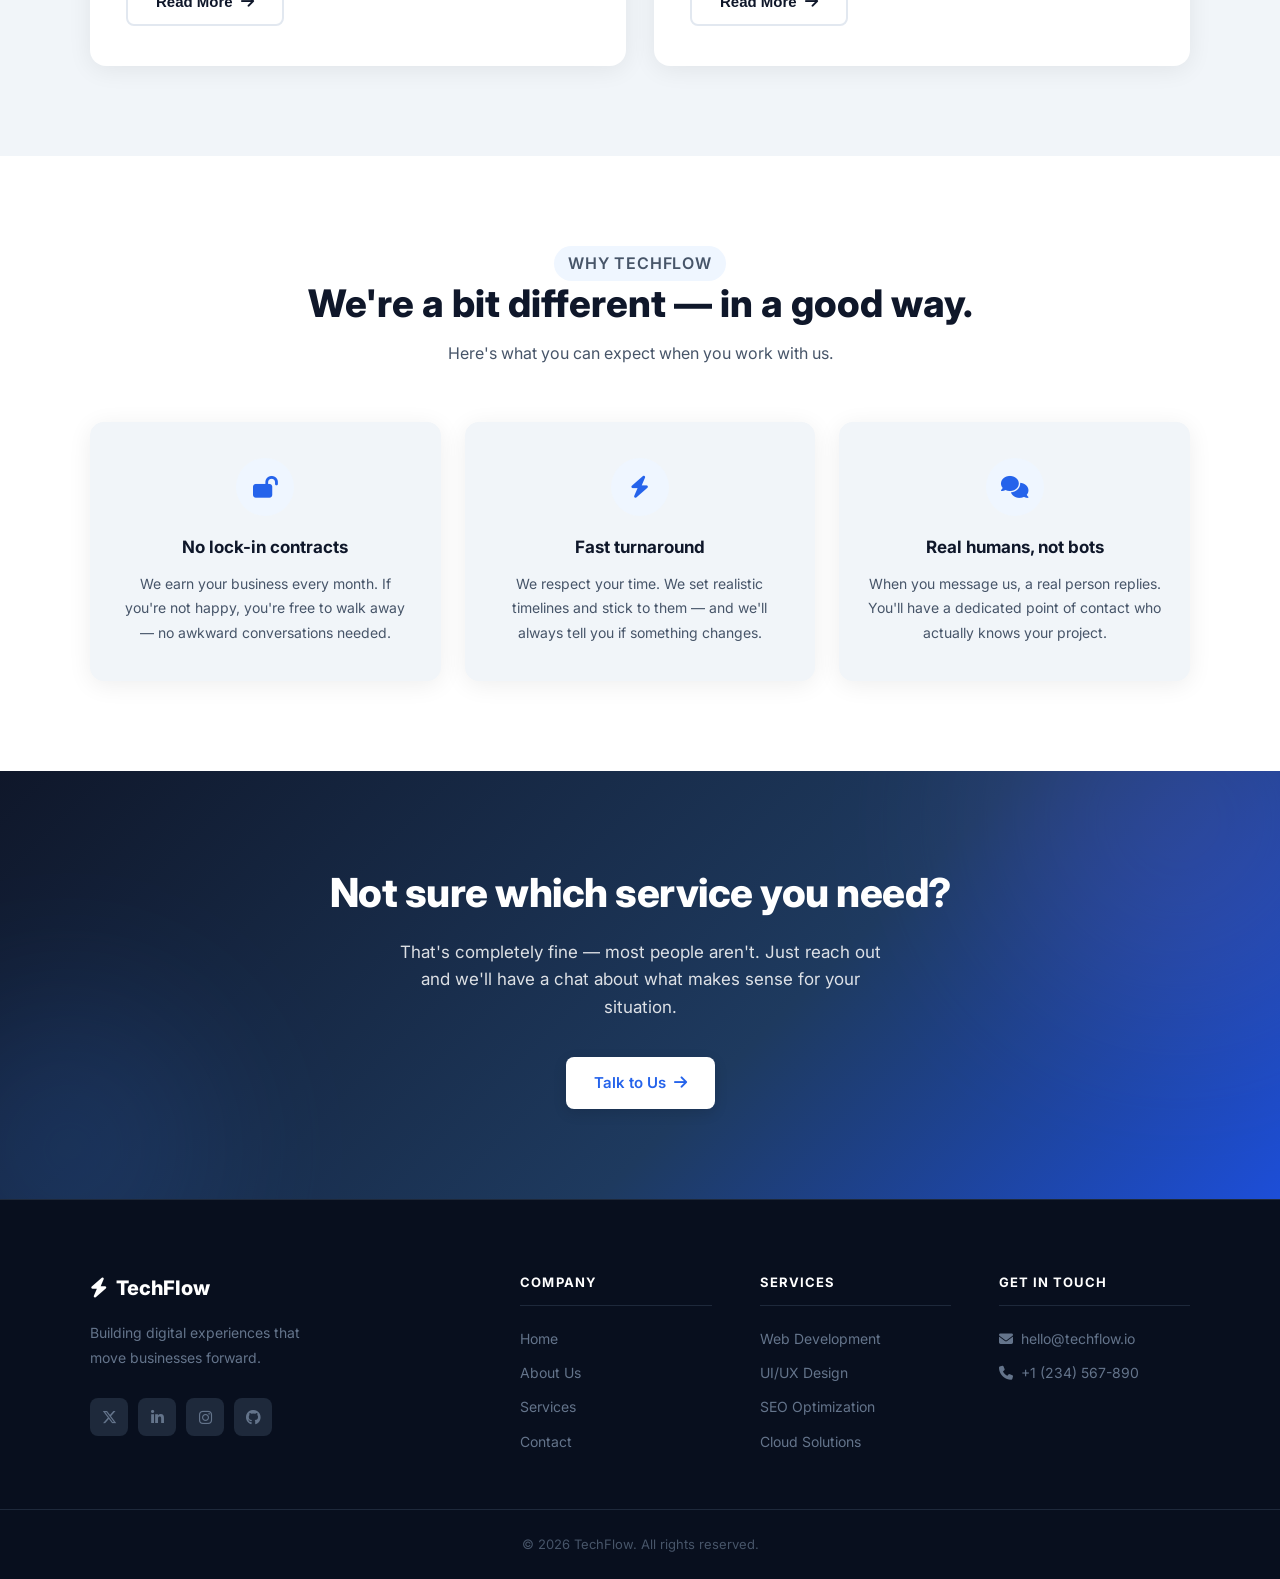
<file: services.html>
<!DOCTYPE html>
<html lang="en">
<head>
  <meta charset="UTF-8" />
  <meta name="viewport" content="width=device-width, initial-scale=1.0" />
  <title>Services - TechFlow</title>

  <!-- Google Fonts: Inter -->
  <link rel="preconnect" href="https://fonts.googleapis.com" />
  <link href="https://fonts.googleapis.com/css2?family=Inter:wght@400;500;600;700;800&display=swap" rel="stylesheet" />

  <!-- Font Awesome for icons -->
  <link rel="stylesheet" href="https://cdnjs.cloudflare.com/ajax/libs/font-awesome/6.5.0/css/all.min.css" />

  <link rel="stylesheet" href="css/style.css" />
</head>

<body>

  <!-- ===== LOADING SCREEN ===== -->
  <div class="loader" id="loader">
    <div class="loader-logo">
      <i class="fa-solid fa-bolt"></i> TechFlow
    </div>
    <div class="loader-dots">
      <span></span>
      <span></span>
      <span></span>
    </div>
  </div>

  <!-- ===== HEADER / NAVBAR ===== -->
  <header id="header">
    <nav class="navbar container">

      <a href="index.html" class="logo">
        <i class="fa-solid fa-bolt"></i> TechFlow
      </a>

      <ul class="nav-links" id="navLinks">
        <li><a href="index.html">Home</a></li>
        <li><a href="about.html">About</a></li>
        <li><a href="services.html" class="active">Services</a></li>
        <li><a href="contact.html">Contact</a></li>
      </ul>

      <div class="nav-right">
        <button class="theme-toggle" id="themeToggle" aria-label="Toggle dark mode">
          <i class="fa-solid fa-moon" id="themeIcon"></i>
        </button>
        <a href="contact.html" class="btn btn-nav">Let's Talk</a>
        <button class="hamburger" id="hamburger" aria-label="Toggle menu">
          <i class="fa-solid fa-bars" id="hamburgerIcon"></i>
        </button>
      </div>

    </nav>
  </header>


  <!-- ===== PAGE HERO ===== -->
  <section class="page-hero">
    <div class="container">
      <p class="page-hero-label">What We Offer</p>
      <h1>Good work, done properly — every single time.</h1>
    </div>
  </section>


  <!-- ===== SERVICES CARDS ===== -->
  <section class="services-detail">
    <div class="container">

      <div class="section-title reveal">
        <p class="section-label">Our Services</p>
        <h2>Everything you need to grow online.</h2>
        <p>We keep things focused. Four core services, done really well — rather than doing everything badly.</p>
      </div>

      <div class="services-detail-grid">

        <!-- Card 1: Web Development -->
        <div class="service-card reveal">
          <div class="service-card-icon">
            <i class="fa-solid fa-code"></i>
          </div>
          <h3>Web Development</h3>
          <p>
            We build websites and web apps that are fast, reliable, and easy to use. 
            Whether it's a simple landing page or a complex platform, we write clean code 
            that's built to last.
          </p>
          <ul class="service-features">
            <li><i class="fa-solid fa-check"></i> Responsive on all devices</li>
            <li><i class="fa-solid fa-check"></i> Performance optimised</li>
            <li><i class="fa-solid fa-check"></i> Easy to maintain & update</li>
          </ul>
          <!-- Button opens the modal with this service's details -->
          <button class="btn btn-outline-dark open-modal"
            data-title="Web Development"
            data-icon="fa-solid fa-code"
            data-body="We've built everything from simple brochure sites to full-scale web applications. Our development process starts with understanding your goals — not just your brief. We use modern, standards-compliant code that's fast, accessible, and easy for your team to manage going forward. Every project includes thorough testing across browsers and devices before we hand anything over. We don't disappear after launch either — we're here if something needs tweaking.">
            Read More <i class="fa-solid fa-arrow-right"></i>
          </button>
        </div>

        <!-- Card 2: UI/UX Design -->
        <div class="service-card reveal">
          <div class="service-card-icon">
            <i class="fa-solid fa-pen-ruler"></i>
          </div>
          <h3>UI/UX Design</h3>
          <p>
            Design that actually makes sense to the people using it. We spend time 
            understanding your users before we open a design tool — because good design 
            starts with good questions.
          </p>
          <ul class="service-features">
            <li><i class="fa-solid fa-check"></i> User research & wireframing</li>
            <li><i class="fa-solid fa-check"></i> Interactive prototypes</li>
            <li><i class="fa-solid fa-check"></i> Consistent design systems</li>
          </ul>
          <button class="btn btn-outline-dark open-modal"
            data-title="UI/UX Design"
            data-icon="fa-solid fa-pen-ruler"
            data-body="Great design isn't just about making things look nice — it's about making them work. We start every design project with research: who are your users, what do they need, and where are they getting stuck? From there we move into wireframes, then high-fidelity designs, then interactive prototypes you can actually click through. We work closely with you throughout the process so there are no surprises at the end. And if you already have a brand, we'll work within it — not over it.">
            Read More <i class="fa-solid fa-arrow-right"></i>
          </button>
        </div>

        <!-- Card 3: SEO Optimization -->
        <div class="service-card reveal">
          <div class="service-card-icon">
            <i class="fa-solid fa-chart-line"></i>
          </div>
          <h3>SEO Optimization</h3>
          <p>
            Getting found online shouldn't feel like a mystery. We cut through the noise 
            and focus on what actually moves the needle — honest, sustainable SEO that 
            builds real visibility over time.
          </p>
          <ul class="service-features">
            <li><i class="fa-solid fa-check"></i> Technical SEO audits</li>
            <li><i class="fa-solid fa-check"></i> Keyword & content strategy</li>
            <li><i class="fa-solid fa-check"></i> Monthly reporting & insights</li>
          </ul>
          <button class="btn btn-outline-dark open-modal"
            data-title="SEO Optimization"
            data-icon="fa-solid fa-chart-line"
            data-body="SEO has a reputation for being mysterious and full of jargon. We don't do that. We start with a full technical audit of your site, identify what's holding you back, and put together a clear plan to fix it. Then we work on the content and keyword strategy that gets you in front of the right people — not just more people. We send you a plain-English report every month so you always know what's happening and why. No vanity metrics, no fluff.">
            Read More <i class="fa-solid fa-arrow-right"></i>
          </button>
        </div>

        <!-- Card 4: Cloud Solutions -->
        <div class="service-card reveal">
          <div class="service-card-icon">
            <i class="fa-solid fa-cloud"></i>
          </div>
          <h3>Cloud Solutions</h3>
          <p>
            Infrastructure that just works — even when things get busy. We set up and 
            manage cloud environments that are secure, scalable, and won't give you a 
            headache at 2am.
          </p>
          <ul class="service-features">
            <li><i class="fa-solid fa-check"></i> Cloud setup & migration</li>
            <li><i class="fa-solid fa-check"></i> Security & backups</li>
            <li><i class="fa-solid fa-check"></i> Ongoing monitoring & support</li>
          </ul>
          <button class="btn btn-outline-dark open-modal"
            data-title="Cloud Solutions"
            data-icon="fa-solid fa-cloud"
            data-body="Whether you're moving to the cloud for the first time or your current setup is creaking under the pressure, we can help. We work with all the major cloud providers and will recommend the right fit for your needs and budget — not just the most expensive option. We handle the migration, set up proper security and backups, and keep an eye on things so you don't have to. If something goes wrong, we're on it before you even notice.">
            Read More <i class="fa-solid fa-arrow-right"></i>
          </button>
        </div>

      </div>
    </div>
  </section>


  <!-- ===== WHY CHOOSE US ===== -->
  <section class="why-us">
    <div class="container">

      <div class="section-title reveal">
        <p class="section-label">Why TechFlow</p>
        <h2>We're a bit different — in a good way.</h2>
        <p>Here's what you can expect when you work with us.</p>
      </div>

      <div class="why-grid">

        <div class="why-card reveal">
          <div class="why-icon"><i class="fa-solid fa-lock-open"></i></div>
          <h3>No lock-in contracts</h3>
          <p>We earn your business every month. If you're not happy, you're free to walk away — no awkward conversations needed.</p>
        </div>

        <div class="why-card reveal">
          <div class="why-icon"><i class="fa-solid fa-bolt"></i></div>
          <h3>Fast turnaround</h3>
          <p>We respect your time. We set realistic timelines and stick to them — and we'll always tell you if something changes.</p>
        </div>

        <div class="why-card reveal">
          <div class="why-icon"><i class="fa-solid fa-comments"></i></div>
          <h3>Real humans, not bots</h3>
          <p>When you message us, a real person replies. You'll have a dedicated point of contact who actually knows your project.</p>
        </div>

      </div>

    </div>
  </section>


  <!-- ===== CTA SECTION ===== -->
  <section class="cta">
    <div class="container cta-content">
      <h2>Not sure which service you need?</h2>
      <p>That's completely fine — most people aren't. Just reach out and we'll have a chat about what makes sense for your situation.</p>
      <a href="contact.html" class="btn btn-white">Talk to Us <i class="fa-solid fa-arrow-right"></i></a>
    </div>
  </section>


  <!-- ===== FOOTER ===== -->
  <footer>
    <div class="container footer-top">

      <div class="footer-brand">
        <a href="index.html" class="logo logo-white">
          <i class="fa-solid fa-bolt"></i> TechFlow
        </a>
        <p>Building digital experiences that move businesses forward.</p>
        <div class="social-icons">
          <a href="#" aria-label="Twitter"><i class="fa-brands fa-x-twitter"></i></a>
          <a href="#" aria-label="LinkedIn"><i class="fa-brands fa-linkedin-in"></i></a>
          <a href="#" aria-label="Instagram"><i class="fa-brands fa-instagram"></i></a>
          <a href="#" aria-label="GitHub"><i class="fa-brands fa-github"></i></a>
        </div>
      </div>

      <div class="footer-col">
        <h4>Company</h4>
        <ul class="footer-links">
          <li><a href="index.html">Home</a></li>
          <li><a href="about.html">About Us</a></li>
          <li><a href="services.html">Services</a></li>
          <li><a href="contact.html">Contact</a></li>
        </ul>
      </div>

      <div class="footer-col">
        <h4>Services</h4>
        <ul class="footer-links">
          <li><a href="services.html">Web Development</a></li>
          <li><a href="services.html">UI/UX Design</a></li>
          <li><a href="services.html">SEO Optimization</a></li>
          <li><a href="services.html">Cloud Solutions</a></li>
        </ul>
      </div>

      <div class="footer-col">
        <h4>Get in Touch</h4>
        <ul class="footer-links">
          <li><a href="mailto:hello@techflow.io"><i class="fa-solid fa-envelope"></i> hello@techflow.io</a></li>
          <li><a href="tel:+1234567890"><i class="fa-solid fa-phone"></i> +1 (234) 567-890</a></li>
        </ul>
      </div>

    </div>

    <div class="footer-bottom">
      <div class="container">
        <p>© 2026 TechFlow. All rights reserved.</p>
      </div>
    </div>
  </footer>


  <!-- ===== MODAL ===== -->
  <!-- Single reusable modal — JS fills in the content dynamically -->
  <div class="modal-overlay" id="modalOverlay">
    <div class="modal-box">

      <!-- Close button -->
      <button class="modal-close" id="modalClose" aria-label="Close modal">
        <i class="fa-solid fa-xmark"></i>
      </button>

      <!-- Icon + Title filled by JS -->
      <div class="modal-header">
        <div class="modal-icon" id="modalIcon"></div>
        <h2 id="modalTitle"></h2>
      </div>

      <!-- Body text filled by JS -->
      <p id="modalBody"></p>

      <a href="contact.html" class="btn">Work With Us <i class="fa-solid fa-arrow-right"></i></a>

    </div>
  </div>


  <script src="js/main.js"></script>
</body>
</html>
</file>
<file: css/style.css>
/* ===========================
   CSS VARIABLES — LIGHT MODE (default)
=========================== */
:root {
  --primary:      #2563eb;
  --primary-dark: #1d4ed8;
  --dark:         #0f172a;
  --text:         #475569;
  --light-bg:     #f1f5f9;
  --white:        #ffffff;
  --border:       #e2e8f0;
  --card-shadow:  0 4px 24px rgba(0, 0, 0, 0.07);

  /* Page background and surface colours — swapped in dark mode */
  --bg:           #ffffff;
  --surface:      #f1f5f9;
  --heading:      #0f172a;
  --body-text:    #475569;
  --card-bg:      #ffffff;
  --input-bg:     #f1f5f9;
}

/* ===========================
   CSS VARIABLES — DARK MODE
   Applied when <body> has class "dark-mode"
=========================== */
body.dark-mode {
  --bg:           #0f172a;
  --surface:      #1e293b;
  --heading:      #f1f5f9;
  --body-text:    #94a3b8;
  --card-bg:      #1e293b;
  --input-bg:     #0f172a;
  --border:       #334155;
  --white:        #1e293b;
  --light-bg:     #1e293b;
  --dark:         #f1f5f9;
  --text:         #94a3b8;
  --card-shadow:  0 4px 24px rgba(0, 0, 0, 0.3);
}

/* ===========================
   RESET & BASE
=========================== */
* {
  margin: 0;
  padding: 0;
  box-sizing: border-box;
}

html {
  scroll-behavior: smooth;
}

body {
  font-family: 'Inter', sans-serif;
  background-color: var(--bg);
  color: var(--body-text);
  line-height: 1.6;
  transition: background-color 0.3s, color 0.3s;
}

a {
  text-decoration: none;
  color: inherit;
}

ul {
  list-style: none;
}

/* ===========================
   UTILITIES
=========================== */
.container {
  width: 90%;
  max-width: 1100px;
  margin: 0 auto;
}

section {
  padding: 90px 0;
}

/* ---- Buttons ---- */
.btn {
  display: inline-flex;
  align-items: center;
  gap: 8px;
  padding: 14px 28px;
  background-color: var(--primary);
  color: var(--white);
  border-radius: 8px;
  font-size: 15px;
  font-weight: 600;
  transition: background-color 0.25s, transform 0.2s, box-shadow 0.25s;
  box-shadow: 0 4px 14px rgba(37, 99, 235, 0.35);
}

.btn:hover {
  background-color: var(--primary-dark);
  transform: translateY(-2px);
  box-shadow: 0 6px 20px rgba(37, 99, 235, 0.45);
}

/* Outline button — transparent with a border */
.btn-outline {
  background-color: transparent;
  color: var(--white);
  border: 2px solid rgba(255, 255, 255, 0.4);
  box-shadow: none;
}

.btn-outline:hover {
  background-color: rgba(255, 255, 255, 0.1);
  border-color: var(--white);
  box-shadow: none;
}

/* White button — used on coloured backgrounds */
.btn-white {
  background-color: var(--white);
  color: var(--primary);
  box-shadow: 0 4px 14px rgba(0, 0, 0, 0.12);
}

.btn-white:hover {
  background-color: #e0eaff;
  box-shadow: 0 6px 20px rgba(0, 0, 0, 0.15);
}

/* Small nav CTA button */
.btn-nav {
  padding: 10px 22px;
  font-size: 14px;
}

/* ---- Section title block ---- */
.section-title {
  text-align: center;
  margin-bottom: 56px;
}

/* Small coloured label above the heading */
.section-label {
  display: inline-block;
  background-color: #eff6ff;
  color: var(--primary);
  font-size: 13px;
  font-weight: 600;
  letter-spacing: 0.05em;
  text-transform: uppercase;
  padding: 5px 14px;
  border-radius: 20px;
  margin-bottom: 14px;
}

.section-title h2 {
  font-size: 38px;
  font-weight: 800;
  color: var(--dark);
  line-height: 1.2;
  margin-bottom: 14px;
}

.section-title p {
  font-size: 16px;
  max-width: 520px;
  margin: 0 auto;
  color: var(--text);
}


/* ===========================
   HEADER & NAVBAR
=========================== */
#header {
  background-color: var(--white);
  border-bottom: 1px solid var(--border);
  position: sticky;
  top: 0;
  z-index: 100;
  /* Subtle shadow that appears on scroll via JS */
  transition: box-shadow 0.3s;
}

#header.scrolled {
  box-shadow: 0 4px 20px rgba(0, 0, 0, 0.08);
}

.navbar {
  display: flex;
  justify-content: space-between;
  align-items: center;
  padding: 16px 0;
}

/* Logo */
.logo {
  font-size: 20px;
  font-weight: 800;
  color: var(--primary);
  display: flex;
  align-items: center;
  gap: 8px;
}

/* Desktop nav links */
.nav-links {
  display: flex;
  gap: 36px;
}

.nav-links a {
  font-size: 15px;
  font-weight: 500;
  color: var(--dark);
  position: relative;
  transition: color 0.2s;
}

/* Underline that slides in on hover */
.nav-links a::after {
  content: '';
  position: absolute;
  bottom: -4px;
  left: 0;
  width: 0;
  height: 2px;
  background-color: var(--primary);
  transition: width 0.25s;
}

.nav-links a:hover::after,
.nav-links a.active::after {
  width: 100%;
}

.nav-links a:hover,
.nav-links a.active {
  color: var(--primary);
}

/* Right side of navbar */
.nav-right {
  display: flex;
  align-items: center;
  gap: 16px;
}

/* Hamburger — hidden on desktop, shown on mobile via media query */
.hamburger {
  display: none;
  background: none;
  border: 1px solid var(--border);
  border-radius: 6px;
  padding: 6px 10px;
  font-size: 20px;
  cursor: pointer;
  color: var(--dark);
  transition: background-color 0.2s;
}

.hamburger:hover {
  background-color: var(--light-bg);
}


/* ===========================
   HERO SECTION
=========================== */
.hero {
  background: linear-gradient(135deg, #0f172a 0%, #1e3a5f 60%, #1d4ed8 100%);
  color: var(--white);
  padding: 110px 0 120px;
  position: relative;
  overflow: hidden; /* Keeps the blobs from causing scrollbars */
}

/* Decorative blurred circles in the background */
.hero-blob {
  position: absolute;
  border-radius: 50%;
  filter: blur(80px);
  opacity: 0.25;
  pointer-events: none; /* Can't be clicked */
}

.blob-1 {
  width: 500px;
  height: 500px;
  background: #3b82f6;
  top: -150px;
  right: -100px;
}

.blob-2 {
  width: 350px;
  height: 350px;
  background: #6366f1;
  bottom: -100px;
  left: -80px;
}

.hero-content {
  position: relative; /* Sits above the blobs */
  max-width: 680px;
}

/* Small pill tag above the heading */
.hero-tag {
  display: inline-flex;
  align-items: center;
  gap: 8px;
  background-color: rgba(255, 255, 255, 0.1);
  border: 1px solid rgba(255, 255, 255, 0.2);
  color: #bfdbfe;
  font-size: 13px;
  font-weight: 500;
  padding: 6px 16px;
  border-radius: 20px;
  margin-bottom: 24px;
}

.hero-content h1 {
  font-size: 54px;
  font-weight: 800;
  line-height: 1.15;
  margin-bottom: 20px;
  letter-spacing: -1px;
  color: #ffffff; /* Always white — never affected by dark mode variables */
}

/* Gradient highlight on the key word */
.hero-content h1 span {
  background: linear-gradient(90deg, #60a5fa, #a78bfa);
  -webkit-background-clip: text;
  -webkit-text-fill-color: transparent;
  background-clip: text;
}

.hero-content p {
  font-size: 18px;
  color: #94a3b8;
  margin-bottom: 40px;
  line-height: 1.75;
  max-width: 560px;
}

/* Two buttons side by side */
.hero-buttons {
  display: flex;
  gap: 16px;
  flex-wrap: wrap;
}


/* ===========================
   STATS BAR
=========================== */
.stats-bar {
  background-color: var(--white);
  border-bottom: 1px solid var(--border);
  padding: 40px 0;
}

.stats-grid {
  display: flex;
  justify-content: center;
  align-items: center;
  gap: 0;
  flex-wrap: wrap;
}

.stat-item {
  display: flex;
  flex-direction: column;
  align-items: center;
  padding: 0 48px;
}

.stat-item strong {
  font-size: 36px;
  font-weight: 800;
  color: var(--primary);
  line-height: 1;
}

.stat-item span {
  font-size: 14px;
  color: var(--text);
  margin-top: 4px;
}

/* Vertical divider between stats */
.stat-divider {
  width: 1px;
  height: 48px;
  background-color: var(--border);
}


/* ===========================
   WHAT WE DO (SERVICES)
=========================== */
.services {
  background-color: var(--light-bg);
}

/* 4-column grid */
.cards-grid {
  display: grid;
  grid-template-columns: repeat(4, 1fr);
  gap: 24px;
}

.card {
  background-color: var(--white);
  padding: 32px 26px;
  border-radius: 14px;
  box-shadow: var(--card-shadow);
  border-top: 3px solid transparent; /* Coloured top border appears on hover */
  transition: transform 0.3s, border-color 0.3s, box-shadow 0.3s;
}

.card:hover {
  transform: translateY(-8px);
  border-top-color: var(--primary);
  box-shadow: 0 12px 32px rgba(0, 0, 0, 0.1);
}

/* Icon box */
.card-icon {
  width: 52px;
  height: 52px;
  background-color: #eff6ff;
  color: var(--primary);
  border-radius: 12px;
  display: flex;
  align-items: center;
  justify-content: center;
  font-size: 20px;
  margin-bottom: 20px;
  transition: background-color 0.3s;
}

.card:hover .card-icon {
  background-color: var(--primary);
  color: var(--white);
}

.card h3 {
  font-size: 17px;
  font-weight: 700;
  color: var(--dark);
  margin-bottom: 10px;
}

.card p {
  font-size: 14px;
  line-height: 1.75;
  margin-bottom: 20px;
}

/* "Learn more" link at the bottom of each card */
.card-link {
  font-size: 14px;
  font-weight: 600;
  color: var(--primary);
  display: inline-flex;
  align-items: center;
  gap: 6px;
  transition: gap 0.2s;
}

.card-link:hover {
  gap: 10px; /* Arrow slides right on hover */
}


/* ===========================
   TESTIMONIALS
=========================== */
.testimonials {
  background-color: var(--white);
}

/* 2-column grid */
.testimonials-grid {
  display: grid;
  grid-template-columns: repeat(2, 1fr);
  gap: 28px;
}

.testimonial-card {
  background-color: var(--light-bg);
  padding: 36px;
  border-radius: 14px;
  box-shadow: var(--card-shadow);
  border-left: 4px solid var(--primary); /* Blue left accent bar */
  transition: transform 0.3s;
}

.testimonial-card:hover {
  transform: translateY(-4px);
}

/* Gold star row */
.stars {
  color: #f59e0b;
  font-size: 14px;
  margin-bottom: 16px;
  display: flex;
  gap: 3px;
}

.testimonial-card p {
  font-size: 15px;
  line-height: 1.8;
  margin-bottom: 24px;
  font-style: italic;
  color: var(--dark);
}

/* Author row: avatar + name/role */
.testimonial-author {
  display: flex;
  align-items: center;
  gap: 14px;
}

/* Initials circle */
.author-avatar {
  width: 44px;
  height: 44px;
  background: linear-gradient(135deg, var(--primary), #6366f1);
  color: var(--white);
  border-radius: 50%;
  display: flex;
  align-items: center;
  justify-content: center;
  font-size: 14px;
  font-weight: 700;
  flex-shrink: 0;
}

.testimonial-author strong {
  display: block;
  font-size: 15px;
  color: var(--dark);
}

.testimonial-author span {
  font-size: 13px;
  color: var(--text);
}


/* ===========================
   CTA SECTION
=========================== */
.cta {
  background: linear-gradient(135deg, #0f172a 0%, #1e3a5f 60%, #1d4ed8 100%);
  color: var(--white);
  text-align: center;
  position: relative;
  overflow: hidden;
}

/* Decorative blobs — same technique as the hero */
.cta::before {
  content: '';
  position: absolute;
  width: 400px;
  height: 400px;
  background: #6366f1;
  border-radius: 50%;
  filter: blur(90px);
  opacity: 0.2;
  top: -150px;
  right: -100px;
  pointer-events: none;
}

.cta::after {
  content: '';
  position: absolute;
  width: 300px;
  height: 300px;
  background: #3b82f6;
  border-radius: 50%;
  filter: blur(80px);
  opacity: 0.15;
  bottom: -100px;
  left: -80px;
  pointer-events: none;
}

/* Content sits above the blobs */
.cta-content {
  position: relative;
  z-index: 1;
}

.cta-content h2 {
  font-size: 40px;
  font-weight: 800;
  margin-bottom: 14px;
  letter-spacing: -0.5px;
  color: #ffffff;
}

.cta-content p {
  font-size: 17px;
  margin-bottom: 36px;
  color: rgba(255, 255, 255, 0.85);
  max-width: 500px;
  margin-left: auto;
  margin-right: auto;
}


/* ===========================
   FOOTER
=========================== */
footer {
  background-color: #080f1e; /* Slightly deeper than --dark for contrast */
  color: #94a3b8;
  border-top: 1px solid #1e293b;
}

/* Top section: 4 columns */
.footer-top {
  display: grid;
  grid-template-columns: 2fr 1fr 1fr 1fr;
  gap: 48px;
  padding: 72px 0 56px;
}

/* White logo in footer */
.logo-white {
  color: var(--white);
  margin-bottom: 16px;
  display: inline-flex;
}

.footer-brand p {
  font-size: 14px;
  line-height: 1.8;
  max-width: 240px;
  margin-bottom: 28px;
  color: #64748b;
}

/* Social icons row */
.social-icons {
  display: flex;
  gap: 10px;
}

.social-icons a {
  width: 38px;
  height: 38px;
  background-color: #1e293b;
  color: #64748b;
  border-radius: 8px;
  display: flex;
  align-items: center;
  justify-content: center;
  font-size: 15px;
  transition: background-color 0.25s, color 0.25s, transform 0.2s;
}

.social-icons a:hover {
  background-color: var(--primary);
  color: var(--white);
  transform: translateY(-3px);
}

/* Footer column heading */
.footer-col h4 {
  color: var(--white);
  font-size: 13px;
  font-weight: 700;
  text-transform: uppercase;
  letter-spacing: 0.08em;
  margin-bottom: 22px;
  padding-bottom: 12px;
  border-bottom: 1px solid #1e293b; /* Subtle underline under each heading */
}

/* Footer nav links */
.footer-links {
  display: flex;
  flex-direction: column;
  gap: 12px;
}

.footer-links a {
  font-size: 14px;
  color: #64748b;
  display: flex;
  align-items: center;
  gap: 8px;
  transition: color 0.2s, gap 0.2s;
}

.footer-links a:hover {
  color: var(--white);
  gap: 12px; /* Slight nudge on hover for icon links */
}

/* Bottom copyright bar */
.footer-bottom {
  border-top: 1px solid #1e293b;
  padding: 24px 0;
  font-size: 13px;
  text-align: center;
  color: #475569;
}


/* ===========================
   RESPONSIVE — TABLET (max 900px)
=========================== */
@media (max-width: 900px) {

  .hero-content h1 {
    font-size: 42px;
  }

  /* 2 columns for service cards */
  .cards-grid {
    grid-template-columns: repeat(2, 1fr);
  }

  /* 2 columns for footer */
  .footer-top {
    grid-template-columns: 1fr 1fr;
  }

}


/* ===========================
   RESPONSIVE — MOBILE (max 768px)
   Hamburger appears, nav links collapse
=========================== */
@media (max-width: 768px) {

  /* Hide desktop nav links by default */
  .nav-links {
    display: none;
    flex-direction: column;
    gap: 20px;
    position: absolute;
    top: 61px;
    left: 0;
    width: 100%;
    background-color: var(--white);
    padding: 28px 5%;
    border-bottom: 1px solid var(--border);
    box-shadow: 0 8px 20px rgba(0, 0, 0, 0.08);
    z-index: 99;
  }

  /* JS adds this class to open the menu */
  .nav-links.open {
    display: flex;
  }

  /* Show hamburger button */
  .hamburger {
    display: block;
  }

  /* Hide the "Let's Talk" CTA button — hamburger replaces it */
  .btn-nav {
    display: none;
  }

  .hero {
    padding: 80px 0 90px;
  }

  .hero-content h1 {
    font-size: 34px;
  }

  .hero-content p {
    font-size: 16px;
  }

  .section-title h2 {
    font-size: 28px;
  }

  /* Single column cards */
  .cards-grid {
    grid-template-columns: 1fr;
  }

  /* Single column testimonials */
  .testimonials-grid {
    grid-template-columns: 1fr;
  }

  /* Single column footer */
  .footer-top {
    grid-template-columns: 1fr;
    gap: 32px;
  }

  .footer-brand p {
    max-width: 100%;
  }

  .cta-content h2 {
    font-size: 28px;
  }

  /* Stack stats vertically */
  .stats-grid {
    flex-direction: column;
    gap: 24px;
  }

  .stat-divider {
    display: none;
  }

}


/* ===========================
   PAGE HERO (used on About, Services, Contact)
   Smaller banner — not full screen like home
=========================== */
.page-hero {
  background: linear-gradient(135deg, #0f172a 0%, #1e3a5f 60%, #1d4ed8 100%);
  color: #ffffff;
  padding: 80px 0;
  text-align: center;
}

.page-hero-label {
  display: inline-block;
  background-color: rgba(255, 255, 255, 0.1);
  border: 1px solid rgba(255, 255, 255, 0.2);
  color: #bfdbfe;
  font-size: 13px;
  font-weight: 600;
  letter-spacing: 0.06em;
  text-transform: uppercase;
  padding: 5px 16px;
  border-radius: 20px;
  margin-bottom: 20px;
}

.page-hero h1 {
  font-size: 42px;
  font-weight: 800;
  line-height: 1.2;
  max-width: 680px;
  margin: 0 auto;
  letter-spacing: -0.5px;
  color: #ffffff; /* Always white on dark gradient background */
}


/* ===========================
   STORY & MISSION SECTION
=========================== */
.about-story {
  background-color: var(--white);
}

/* Two columns: story text on left, mission card on right */
.story-grid {
  display: grid;
  grid-template-columns: 1fr 1fr;
  gap: 60px;
  align-items: start;
}

.story-content .section-label {
  margin-bottom: 14px;
}

.story-content h2 {
  font-size: 32px;
  font-weight: 800;
  color: var(--dark);
  line-height: 1.25;
  margin-bottom: 20px;
}

/* Each paragraph in the story has spacing below it */
.story-content p {
  font-size: 15px;
  line-height: 1.8;
  margin-bottom: 16px;
}

/* Mission card — styled box on the right */
.mission-card {
  background-color: var(--light-bg);
  border-radius: 16px;
  padding: 40px 36px;
  border-left: 4px solid var(--primary);
  box-shadow: var(--card-shadow);
}

.mission-icon {
  width: 52px;
  height: 52px;
  background-color: #eff6ff;
  color: var(--primary);
  border-radius: 12px;
  display: flex;
  align-items: center;
  justify-content: center;
  font-size: 22px;
  margin-bottom: 20px;
}

.mission-card h3 {
  font-size: 22px;
  font-weight: 700;
  color: var(--dark);
  margin-bottom: 14px;
}

.mission-card p {
  font-size: 15px;
  line-height: 1.8;
}


/* ===========================
   VALUES SECTION
=========================== */
.values {
  background-color: var(--light-bg);
}

/* 3 equal columns */
.values-grid {
  display: grid;
  grid-template-columns: repeat(3, 1fr);
  gap: 24px;
}

.value-card {
  background-color: var(--white);
  padding: 36px 28px;
  border-radius: 14px;
  box-shadow: var(--card-shadow);
  text-align: center;
  transition: transform 0.3s;
}

.value-card:hover {
  transform: translateY(-6px);
}

.value-icon {
  width: 60px;
  height: 60px;
  background-color: #eff6ff;
  color: var(--primary);
  border-radius: 50%;
  display: flex;
  align-items: center;
  justify-content: center;
  font-size: 24px;
  margin: 0 auto 20px;
}

.value-card h3 {
  font-size: 18px;
  font-weight: 700;
  color: var(--dark);
  margin-bottom: 10px;
}

.value-card p {
  font-size: 14px;
  line-height: 1.75;
}


/* ===========================
   TEAM SECTION
=========================== */
.team {
  background-color: var(--white);
}

/* 3-column grid for team cards */
.team-grid {
  display: grid;
  grid-template-columns: repeat(3, 1fr);
  gap: 28px;
}

.team-card {
  background-color: var(--light-bg);
  border-radius: 16px;
  padding: 36px 24px;
  text-align: center;
  box-shadow: var(--card-shadow);
  transition: transform 0.3s, box-shadow 0.3s;
}

.team-card:hover {
  transform: translateY(-6px);
  box-shadow: 0 12px 32px rgba(0, 0, 0, 0.1);
}

/* Photo placeholder — coloured circle with initials */
.team-photo {
  width: 90px;
  height: 90px;
  background: linear-gradient(135deg, var(--primary), #6366f1);
  color: var(--white);
  border-radius: 50%;
  display: flex;
  align-items: center;
  justify-content: center;
  font-size: 26px;
  font-weight: 700;
  margin: 0 auto 20px;
}

.team-card h3 {
  font-size: 17px;
  font-weight: 700;
  color: var(--dark);
  margin-bottom: 6px;
}

/* Role text below the name */
.team-card p {
  font-size: 14px;
  color: var(--primary);
  font-weight: 500;
}


/* ===========================
   ABOUT PAGE — RESPONSIVE
=========================== */
@media (max-width: 900px) {

  /* Stack story and mission vertically */
  .story-grid {
    grid-template-columns: 1fr;
    gap: 36px;
  }

  /* 2 columns for team on tablet */
  .team-grid {
    grid-template-columns: repeat(2, 1fr);
  }

}

@media (max-width: 768px) {

  .page-hero h1 {
    font-size: 28px;
  }

  /* Single column values */
  .values-grid {
    grid-template-columns: 1fr;
  }

  /* Single column team */
  .team-grid {
    grid-template-columns: 1fr;
  }

}


/* ===========================
   SERVICES PAGE
=========================== */
.services-detail {
  background-color: var(--light-bg);
}

/* 2x2 grid for the 4 service cards */
.services-detail-grid {
  display: grid;
  grid-template-columns: repeat(2, 1fr);
  gap: 28px;
}

/* Each service card */
.service-card {
  background-color: var(--white);
  border-radius: 16px;
  padding: 40px 36px;
  box-shadow: var(--card-shadow);
  border-top: 3px solid transparent;
  transition: transform 0.3s, border-color 0.3s, box-shadow 0.3s;
  display: flex;
  flex-direction: column; /* Stacks content so button sits at the bottom */
}

.service-card:hover {
  transform: translateY(-6px);
  border-top-color: var(--primary);
  box-shadow: 0 12px 32px rgba(0, 0, 0, 0.1);
}

/* Large icon box at the top of each card */
.service-card-icon {
  width: 60px;
  height: 60px;
  background-color: #eff6ff;
  color: var(--primary);
  border-radius: 14px;
  display: flex;
  align-items: center;
  justify-content: center;
  font-size: 24px;
  margin-bottom: 22px;
  transition: background-color 0.3s, color 0.3s;
}

.service-card:hover .service-card-icon {
  background-color: var(--primary);
  color: var(--white);
}

.service-card h3 {
  font-size: 20px;
  font-weight: 700;
  color: var(--dark);
  margin-bottom: 12px;
}

.service-card > p {
  font-size: 15px;
  line-height: 1.8;
  margin-bottom: 24px;
}

/* Bullet feature list inside each card */
.service-features {
  list-style: none;
  margin-bottom: 28px;
  display: flex;
  flex-direction: column;
  gap: 10px;
  /* flex-grow pushes the button to the bottom of the card */
  flex-grow: 1;
}

.service-features li {
  font-size: 14px;
  color: var(--text);
  display: flex;
  align-items: center;
  gap: 10px;
}

/* Green tick icon */
.service-features li i {
  color: #22c55e;
  font-size: 13px;
  flex-shrink: 0;
}

/* Dark outline button variant for service cards */
.btn-outline-dark {
  background-color: transparent;
  color: var(--dark);
  border: 2px solid var(--border);
  box-shadow: none;
  align-self: flex-start; /* Don't stretch full width */
}

.btn-outline-dark:hover {
  background-color: var(--primary);
  color: var(--white);
  border-color: var(--primary);
  box-shadow: 0 4px 14px rgba(37, 99, 235, 0.3);
}


/* ===========================
   WHY CHOOSE US
=========================== */
.why-us {
  background-color: var(--white);
}

/* 3 equal columns */
.why-grid {
  display: grid;
  grid-template-columns: repeat(3, 1fr);
  gap: 24px;
}

.why-card {
  background-color: var(--light-bg);
  border-radius: 14px;
  padding: 36px 28px;
  text-align: center;
  box-shadow: var(--card-shadow);
  transition: transform 0.3s;
}

.why-card:hover {
  transform: translateY(-6px);
}

.why-icon {
  width: 58px;
  height: 58px;
  background-color: #eff6ff;
  color: var(--primary);
  border-radius: 50%;
  display: flex;
  align-items: center;
  justify-content: center;
  font-size: 22px;
  margin: 0 auto 18px;
}

.why-card h3 {
  font-size: 17px;
  font-weight: 700;
  color: var(--dark);
  margin-bottom: 10px;
}

.why-card p {
  font-size: 14px;
  line-height: 1.75;
}


/* ===========================
   MODAL
=========================== */

/* Dark semi-transparent overlay behind the modal */
.modal-overlay {
  position: fixed;       /* Stays in place when you scroll */
  top: 0;
  left: 0;
  width: 100%;
  height: 100%;
  background-color: rgba(0, 0, 0, 0.55);
  display: flex;
  align-items: center;
  justify-content: center;
  z-index: 200;
  padding: 20px;
  /* Hidden by default — JS toggles this */
  opacity: 0;
  visibility: hidden;
  transition: opacity 0.3s, visibility 0.3s;
}

/* When JS adds the 'active' class, the modal becomes visible */
.modal-overlay.active {
  opacity: 1;
  visibility: visible;
}

/* The white modal box */
.modal-box {
  background-color: var(--white);
  border-radius: 18px;
  padding: 48px 44px;
  max-width: 580px;
  width: 100%;
  position: relative;
  /* Slides up slightly when opening */
  transform: translateY(20px);
  transition: transform 0.3s;
  box-shadow: 0 20px 60px rgba(0, 0, 0, 0.2);
}

.modal-overlay.active .modal-box {
  transform: translateY(0);
}

/* X close button in the top-right corner */
.modal-close {
  position: absolute;
  top: 18px;
  right: 18px;
  background: var(--light-bg);
  border: none;
  width: 36px;
  height: 36px;
  border-radius: 8px;
  font-size: 16px;
  cursor: pointer;
  color: var(--dark);
  display: flex;
  align-items: center;
  justify-content: center;
  transition: background-color 0.2s;
}

.modal-close:hover {
  background-color: #fee2e2;
  color: #dc2626;
}

/* Icon + title row at the top of the modal */
.modal-header {
  display: flex;
  align-items: center;
  gap: 16px;
  margin-bottom: 20px;
}

.modal-icon {
  width: 52px;
  height: 52px;
  background-color: #eff6ff;
  color: var(--primary);
  border-radius: 12px;
  display: flex;
  align-items: center;
  justify-content: center;
  font-size: 22px;
  flex-shrink: 0;
}

.modal-box h2 {
  font-size: 22px;
  font-weight: 800;
  color: var(--dark);
}

/* Body paragraph */
.modal-box p {
  font-size: 15px;
  line-height: 1.85;
  color: var(--text);
  margin-bottom: 28px;
}


/* ===========================
   SERVICES PAGE — RESPONSIVE
=========================== */
@media (max-width: 900px) {

  /* Stack service cards to single column on tablet */
  .services-detail-grid {
    grid-template-columns: 1fr;
  }

}

@media (max-width: 768px) {

  /* Single column why cards */
  .why-grid {
    grid-template-columns: 1fr;
  }

  /* Tighter modal padding on mobile */
  .modal-box {
    padding: 36px 24px;
  }

}


/* ===========================
   CONTACT PAGE
=========================== */
.contact-section {
  background-color: var(--light-bg);
}

/* Two columns: info on left, form on right */
.contact-grid {
  display: grid;
  grid-template-columns: 1fr 1.4fr;
  gap: 60px;
  align-items: start;
}


/* ---- Left side: contact info ---- */
.contact-info h2 {
  font-size: 28px;
  font-weight: 800;
  color: var(--dark);
  margin-bottom: 14px;
  line-height: 1.3;
}

.contact-info > p {
  font-size: 15px;
  line-height: 1.8;
  margin-bottom: 36px;
}

/* Three info cards stacked vertically */
.info-cards {
  display: flex;
  flex-direction: column;
  gap: 16px;
  margin-bottom: 36px;
}

.info-card {
  display: flex;
  align-items: center;
  gap: 16px;
  background-color: var(--white);
  padding: 20px 22px;
  border-radius: 12px;
  box-shadow: var(--card-shadow);
  transition: transform 0.2s;
}

.info-card:hover {
  transform: translateX(4px);
}

/* Icon circle */
.info-icon {
  width: 46px;
  height: 46px;
  background-color: #eff6ff;
  color: var(--primary);
  border-radius: 10px;
  display: flex;
  align-items: center;
  justify-content: center;
  font-size: 18px;
  flex-shrink: 0;
}

.info-card h4 {
  font-size: 13px;
  font-weight: 600;
  color: var(--text);
  text-transform: uppercase;
  letter-spacing: 0.05em;
  margin-bottom: 4px;
}

.info-card a,
.info-card span {
  font-size: 15px;
  color: var(--dark);
  font-weight: 500;
  transition: color 0.2s;
}

.info-card a:hover {
  color: var(--primary);
}

/* Social row below info cards */
.contact-social p {
  font-size: 13px;
  color: var(--text);
  margin-bottom: 12px;
  font-weight: 500;
}


/* ---- Right side: form ---- */
.contact-form-wrap {
  background-color: var(--white);
  border-radius: 18px;
  padding: 48px 44px;
  box-shadow: var(--card-shadow);
}

/* Name + Email sit side by side */
.form-row {
  display: grid;
  grid-template-columns: 1fr 1fr;
  gap: 20px;
}

/* Each label + input group */
.form-group {
  display: flex;
  flex-direction: column;
  margin-bottom: 22px;
}

.form-group label {
  font-size: 14px;
  font-weight: 600;
  color: var(--dark);
  margin-bottom: 8px;
}

/* Input and textarea share the same style */
.form-group input,
.form-group textarea {
  padding: 13px 16px;
  border: 1.5px solid var(--border);
  border-radius: 8px;
  font-size: 15px;
  font-family: 'Inter', sans-serif;
  color: var(--dark);
  background-color: var(--light-bg);
  transition: border-color 0.2s, box-shadow 0.2s;
  outline: none;
  resize: vertical; /* Only textarea can be resized vertically */
}

/* Blue border + glow when focused */
.form-group input:focus,
.form-group textarea:focus {
  border-color: var(--primary);
  box-shadow: 0 0 0 3px rgba(37, 99, 235, 0.1);
  background-color: var(--white);
}

/* Red border when field has an error */
.form-group input.error,
.form-group textarea.error {
  border-color: #ef4444;
  box-shadow: 0 0 0 3px rgba(239, 68, 68, 0.1);
}

/* Error message text below the field */
.error-msg {
  font-size: 13px;
  color: #ef4444;
  margin-top: 6px;
  min-height: 18px; /* Stops layout jumping when message appears */
  font-weight: 500;
}

/* Full-width submit button */
.btn-submit {
  width: 100%;
  justify-content: center;
  padding: 15px;
  font-size: 16px;
  margin-top: 4px;
}


/* ---- Success message (hidden by default) ---- */
.form-success {
  display: none; /* JS changes this to 'flex' after submit */
  flex-direction: column;
  align-items: center;
  text-align: center;
  padding: 40px 20px;
}

.success-icon {
  font-size: 56px;
  color: #22c55e;
  margin-bottom: 20px;
}

.form-success h3 {
  font-size: 24px;
  font-weight: 800;
  color: var(--dark);
  margin-bottom: 10px;
}

.form-success p {
  font-size: 15px;
  color: var(--text);
  line-height: 1.7;
}


/* ===========================
   CONTACT PAGE — RESPONSIVE
=========================== */
@media (max-width: 900px) {

  /* Stack info and form vertically */
  .contact-grid {
    grid-template-columns: 1fr;
    gap: 40px;
  }

}

@media (max-width: 768px) {

  /* Stack name + email fields vertically */
  .form-row {
    grid-template-columns: 1fr;
  }

  .contact-form-wrap {
    padding: 32px 24px;
  }

}


/* ===========================
   LOADING SCREEN
   Full-screen overlay that fades out after page loads
=========================== */
.loader {
  position: fixed;
  top: 0;
  left: 0;
  width: 100%;
  height: 100%;
  background-color: #0f172a;
  display: flex;
  flex-direction: column;
  align-items: center;
  justify-content: center;
  z-index: 9999;
  transition: opacity 0.5s ease, visibility 0.5s ease;
}

/* JS adds this class to fade it out */
.loader.hidden {
  opacity: 0;
  visibility: hidden;
}

/* Animated logo text */
.loader-logo {
  font-size: 28px;
  font-weight: 800;
  color: #ffffff;
  display: flex;
  align-items: center;
  gap: 10px;
  margin-bottom: 28px;
}

.loader-logo i {
  color: #60a5fa;
}

/* Three bouncing dots */
.loader-dots {
  display: flex;
  gap: 8px;
}

.loader-dots span {
  width: 10px;
  height: 10px;
  background-color: #2563eb;
  border-radius: 50%;
  animation: bounce 0.6s infinite alternate;
}

/* Each dot bounces with a slight delay */
.loader-dots span:nth-child(2) { animation-delay: 0.2s; }
.loader-dots span:nth-child(3) { animation-delay: 0.4s; }

@keyframes bounce {
  from { transform: translateY(0);    opacity: 0.5; }
  to   { transform: translateY(-12px); opacity: 1;   }
}


/* ===========================
   DARK MODE TOGGLE BUTTON
   Sits in the navbar next to "Let's Talk"
=========================== */
.theme-toggle {
  width: 38px;
  height: 38px;
  background: var(--light-bg);
  border: 1px solid var(--border);
  border-radius: 8px;
  display: flex;
  align-items: center;
  justify-content: center;
  font-size: 16px;
  cursor: pointer;
  color: var(--dark);
  transition: background-color 0.2s, color 0.2s, transform 0.2s;
}

.theme-toggle:hover {
  background-color: var(--primary);
  color: #ffffff;
  border-color: var(--primary);
  transform: rotate(20deg);
}


/* ===========================
   SCROLL REVEAL ANIMATION
   Elements start invisible and slide up into view
=========================== */

/* Default hidden state — applied via JS on page load */
.reveal {
  opacity: 0;
  transform: translateY(30px);
  transition: opacity 0.6s ease, transform 0.6s ease;
}

/* Visible state — JS adds this when element enters the viewport */
.reveal.visible {
  opacity: 1;
  transform: translateY(0);
}

/* Stagger delay for cards in a grid — each child animates slightly later */
.reveal:nth-child(2) { transition-delay: 0.1s; }
.reveal:nth-child(3) { transition-delay: 0.2s; }
.reveal:nth-child(4) { transition-delay: 0.3s; }
</file>
